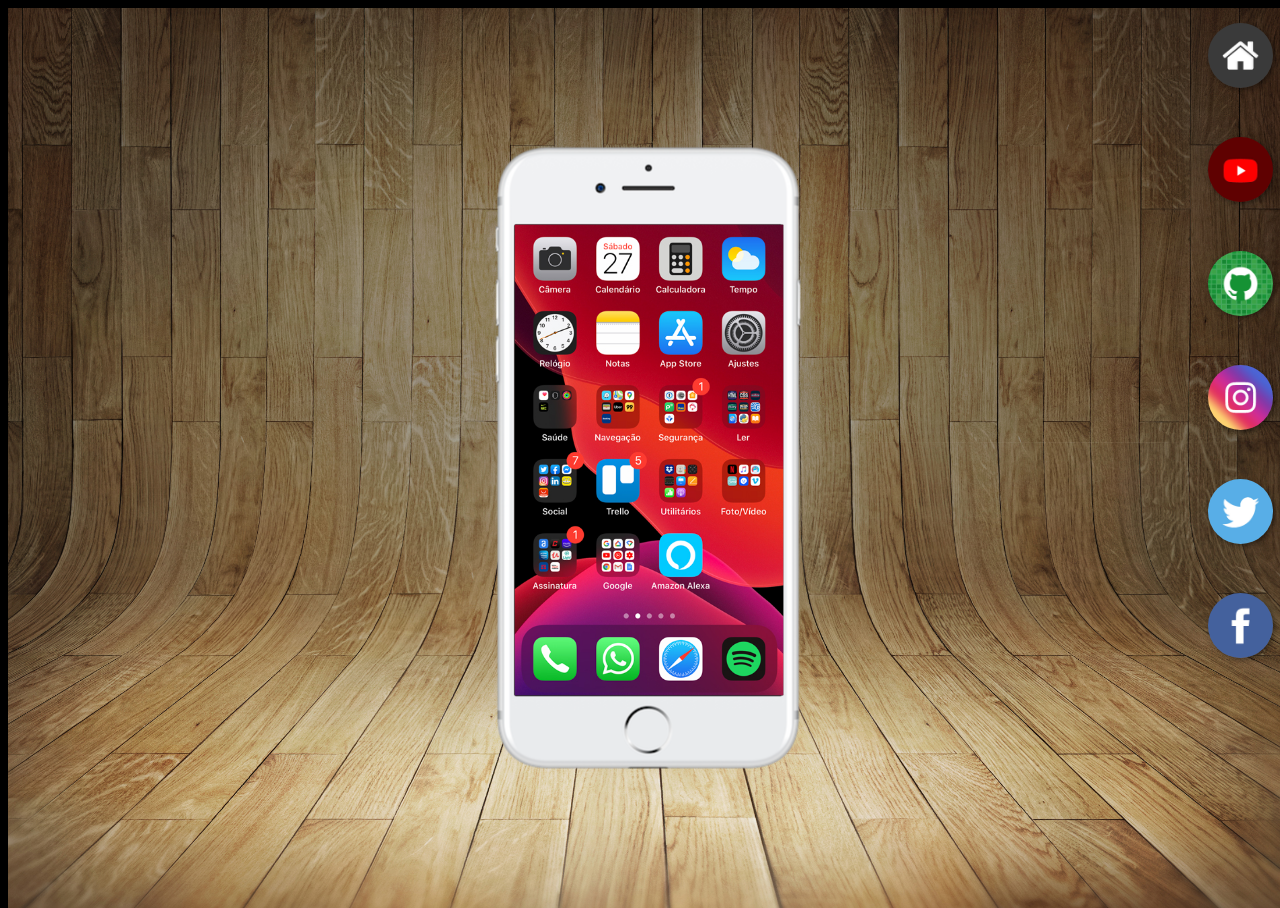
<file: index.html>
<!DOCTYPE html>
<html lang="pt-br">
<head>
    <meta charset="UTF-8">
    <meta http-equiv="X-UA-Compatible" content="IE=edge">
    <meta name="viewport" content="width=], initial-scale=1.0">
    <link rel="stylesheet" href="style.css">
    <link rel="shortcut icon" href="favicon.ico" type="image/x-icon">
    <title>Projeto Redes Sociais</title>

</head>
<body>
    <main>
        <section id="telefone">
            <iframe src="home.html" name="tela" id="tela" frameborder="0">
                Seu navegador não é compatível com isso.
            </iframe>
        </section>

        <section id="redes-sociais">
            <a href="home.html" target="tela"><img src="imagens/logo-home.jpg" alt="home"></a><br>
            <a href="youtube.html" target="tela"><img src="imagens/logo-youtube.jpg" alt="youtube"></a><br>
            <a href="github.html" target="tela"><img src="imagens/logo-github.jpg" alt="github"></a><br>
            <a href="instagram.html" target="tela"><img src="imagens/logo-instagram.jpg" alt="instagram"></a><br>
            <a href="twitter.html" target="tela"><img src="imagens/logo-twitter.jpg" alt="twitter"></a><br>
            <a href="facebook.html" target="tela"><img src="imagens/logo-facebook.jpg"facebook"></a>
        </section>

    </main>

    
</body>
</html>
</file>
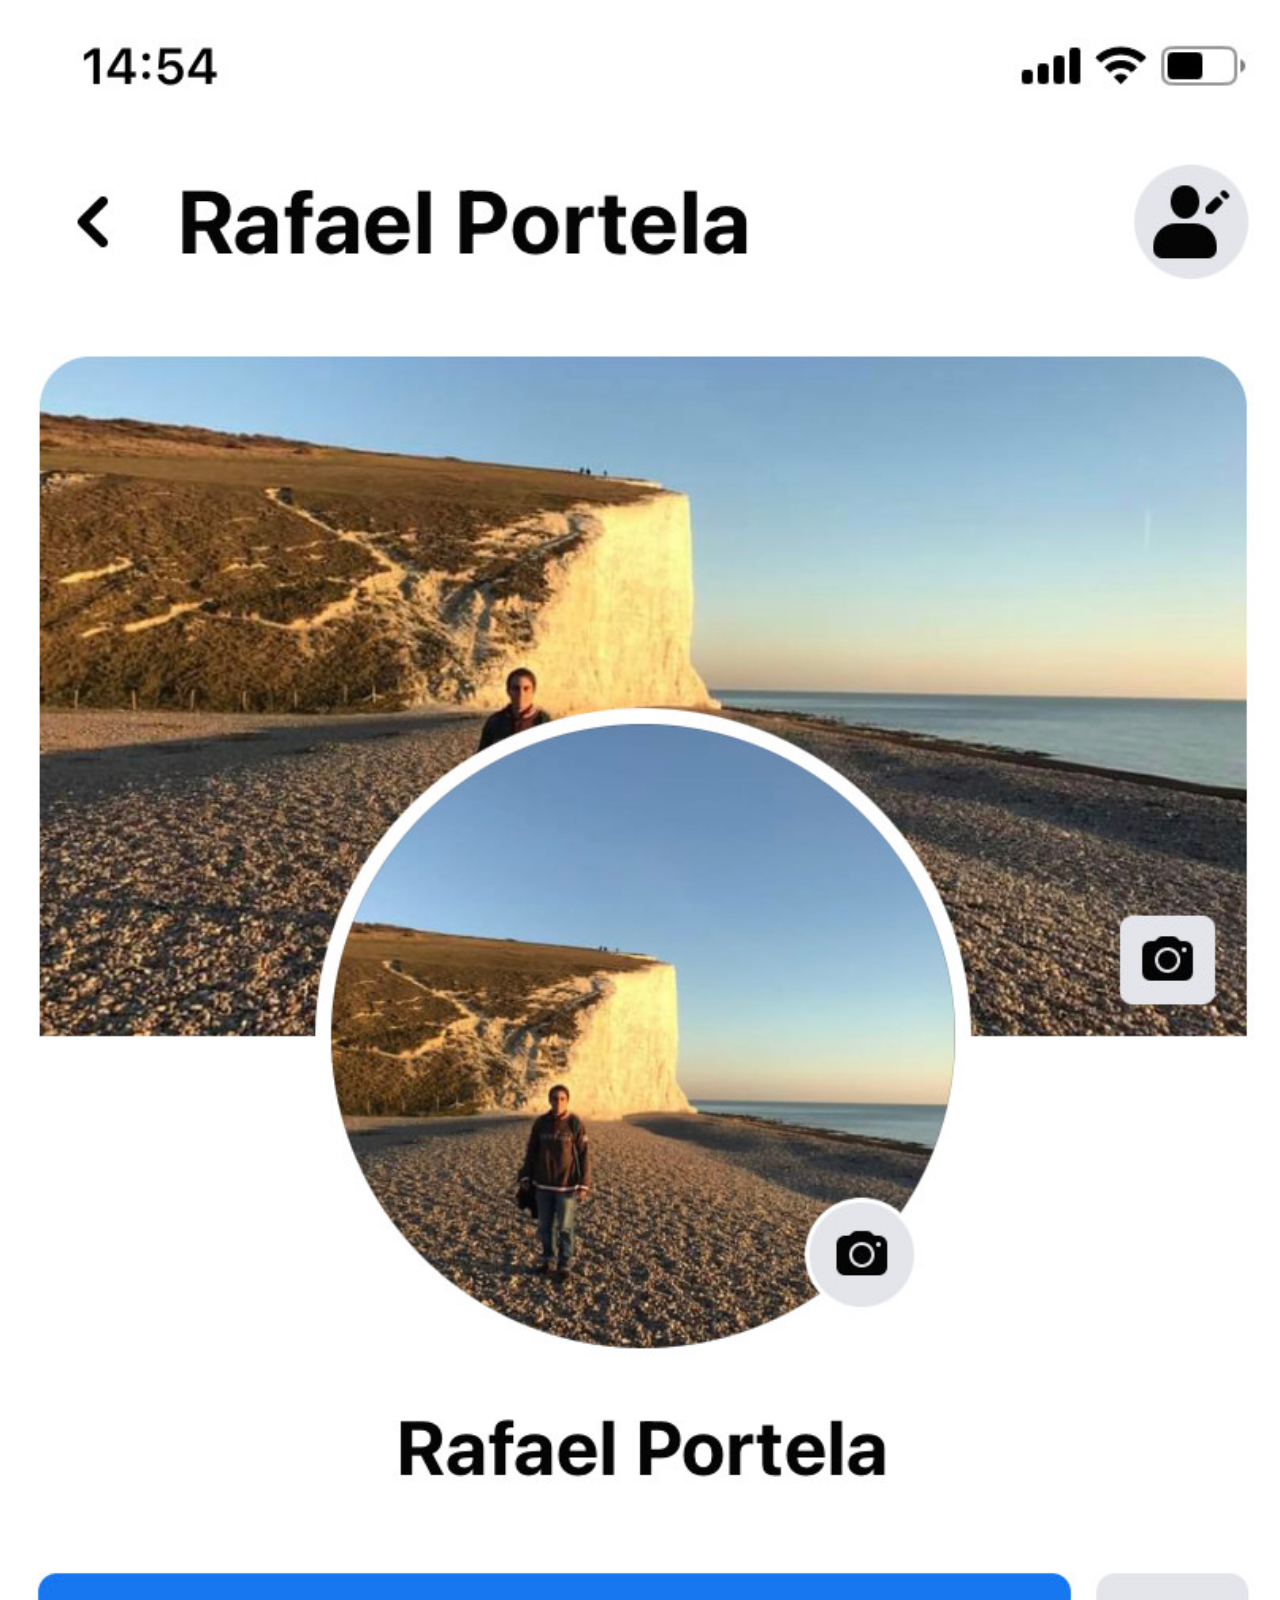
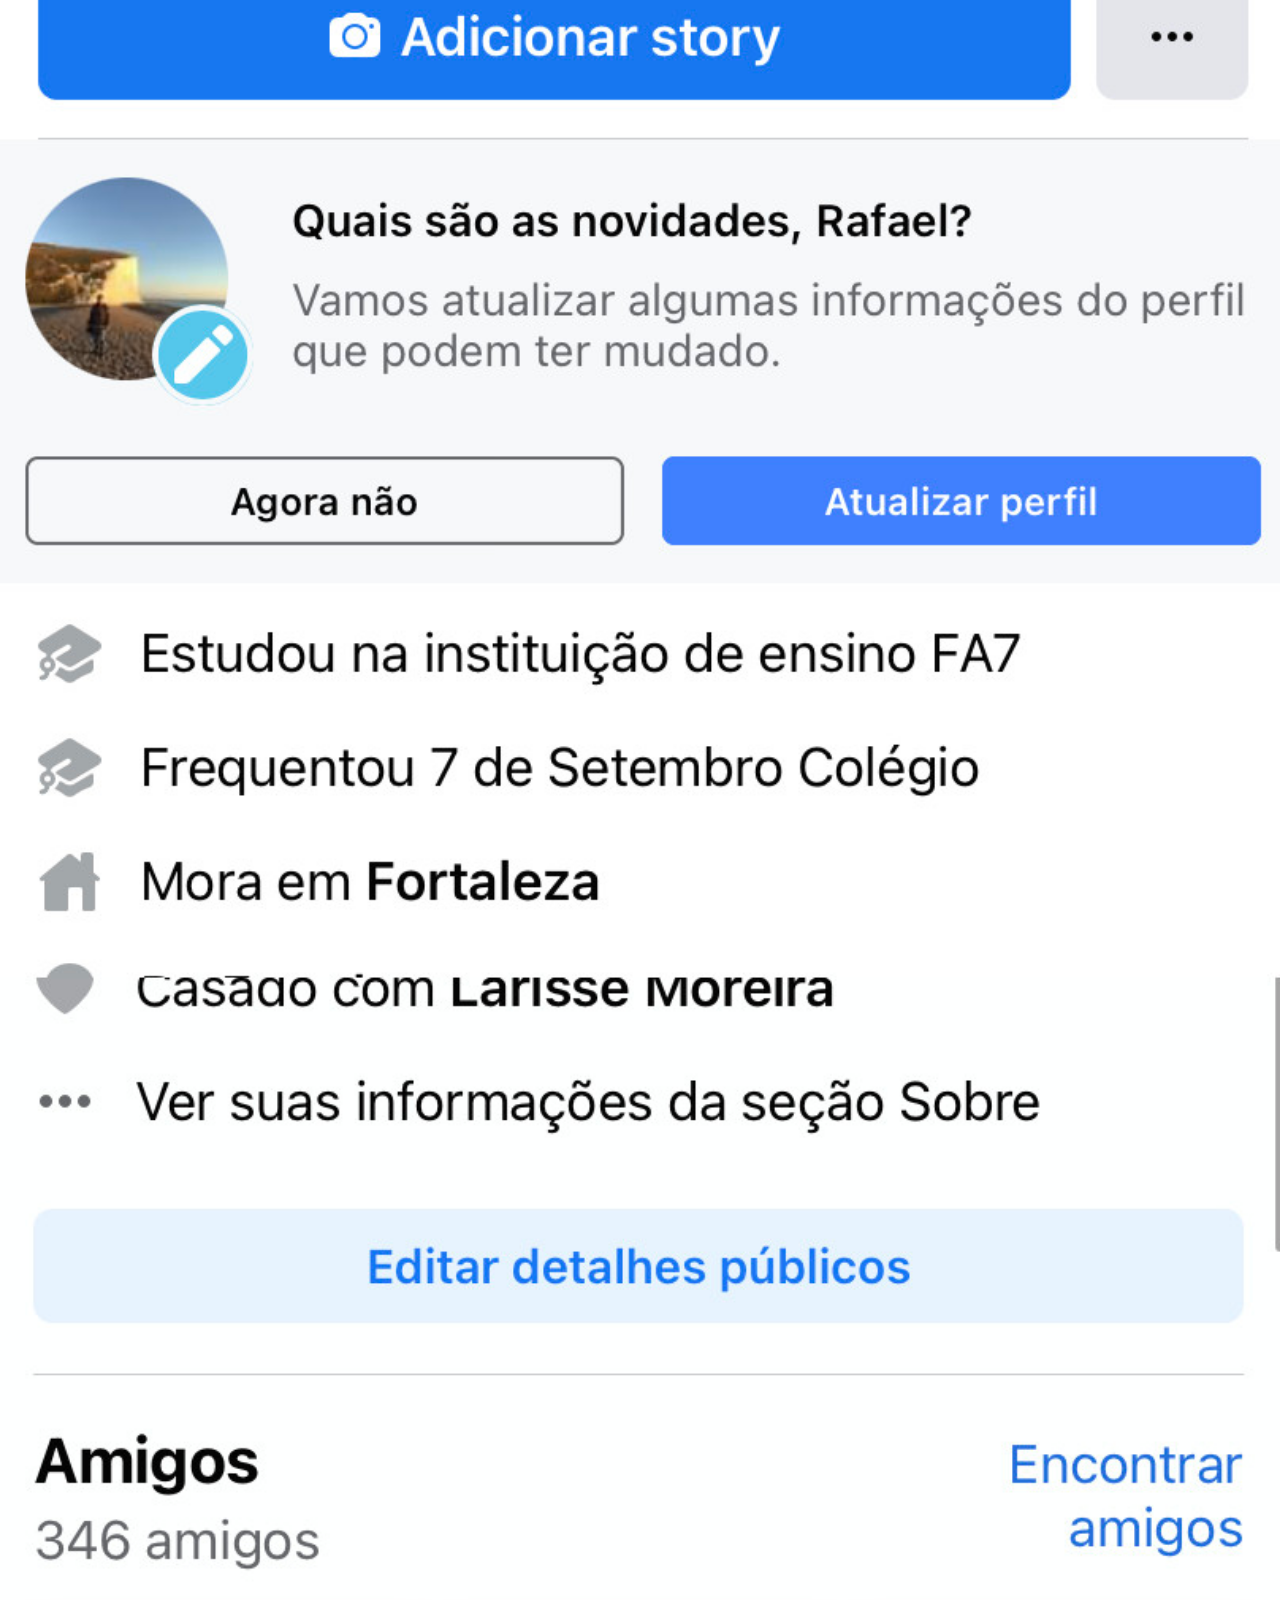
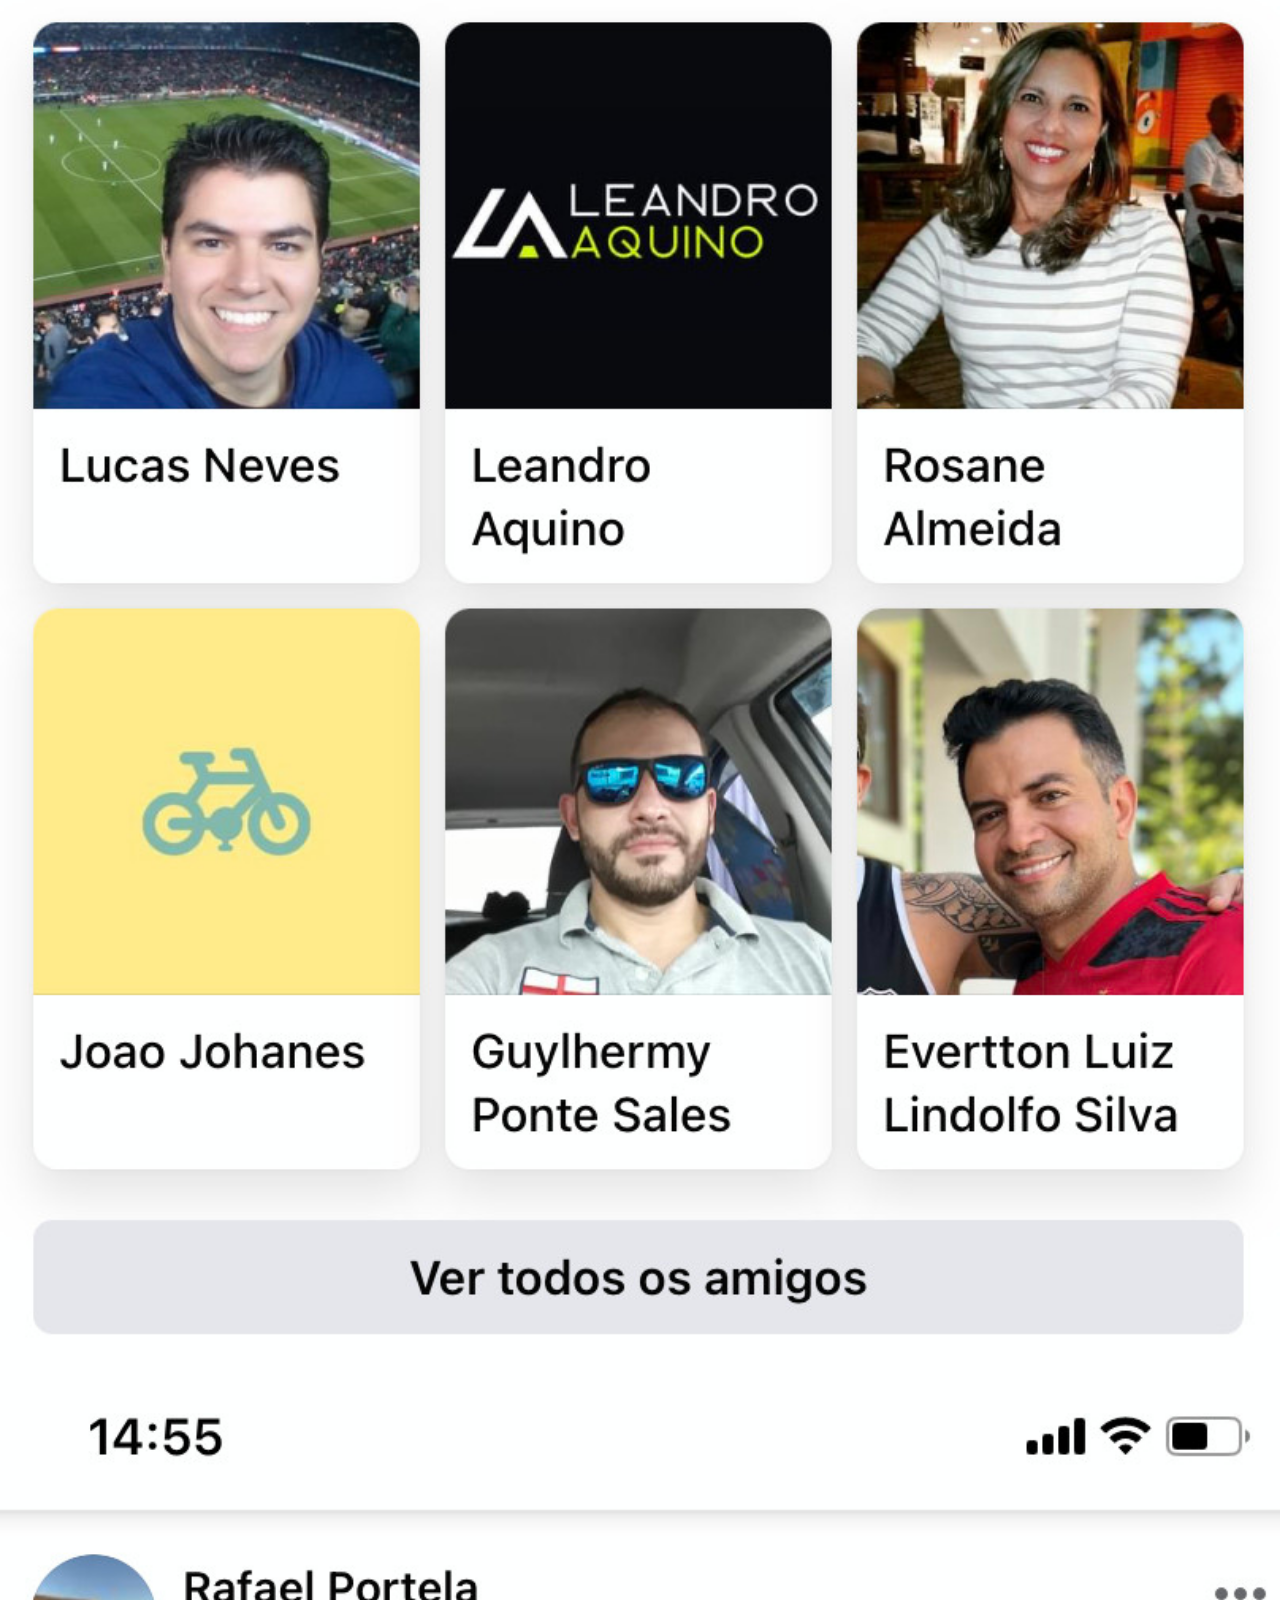
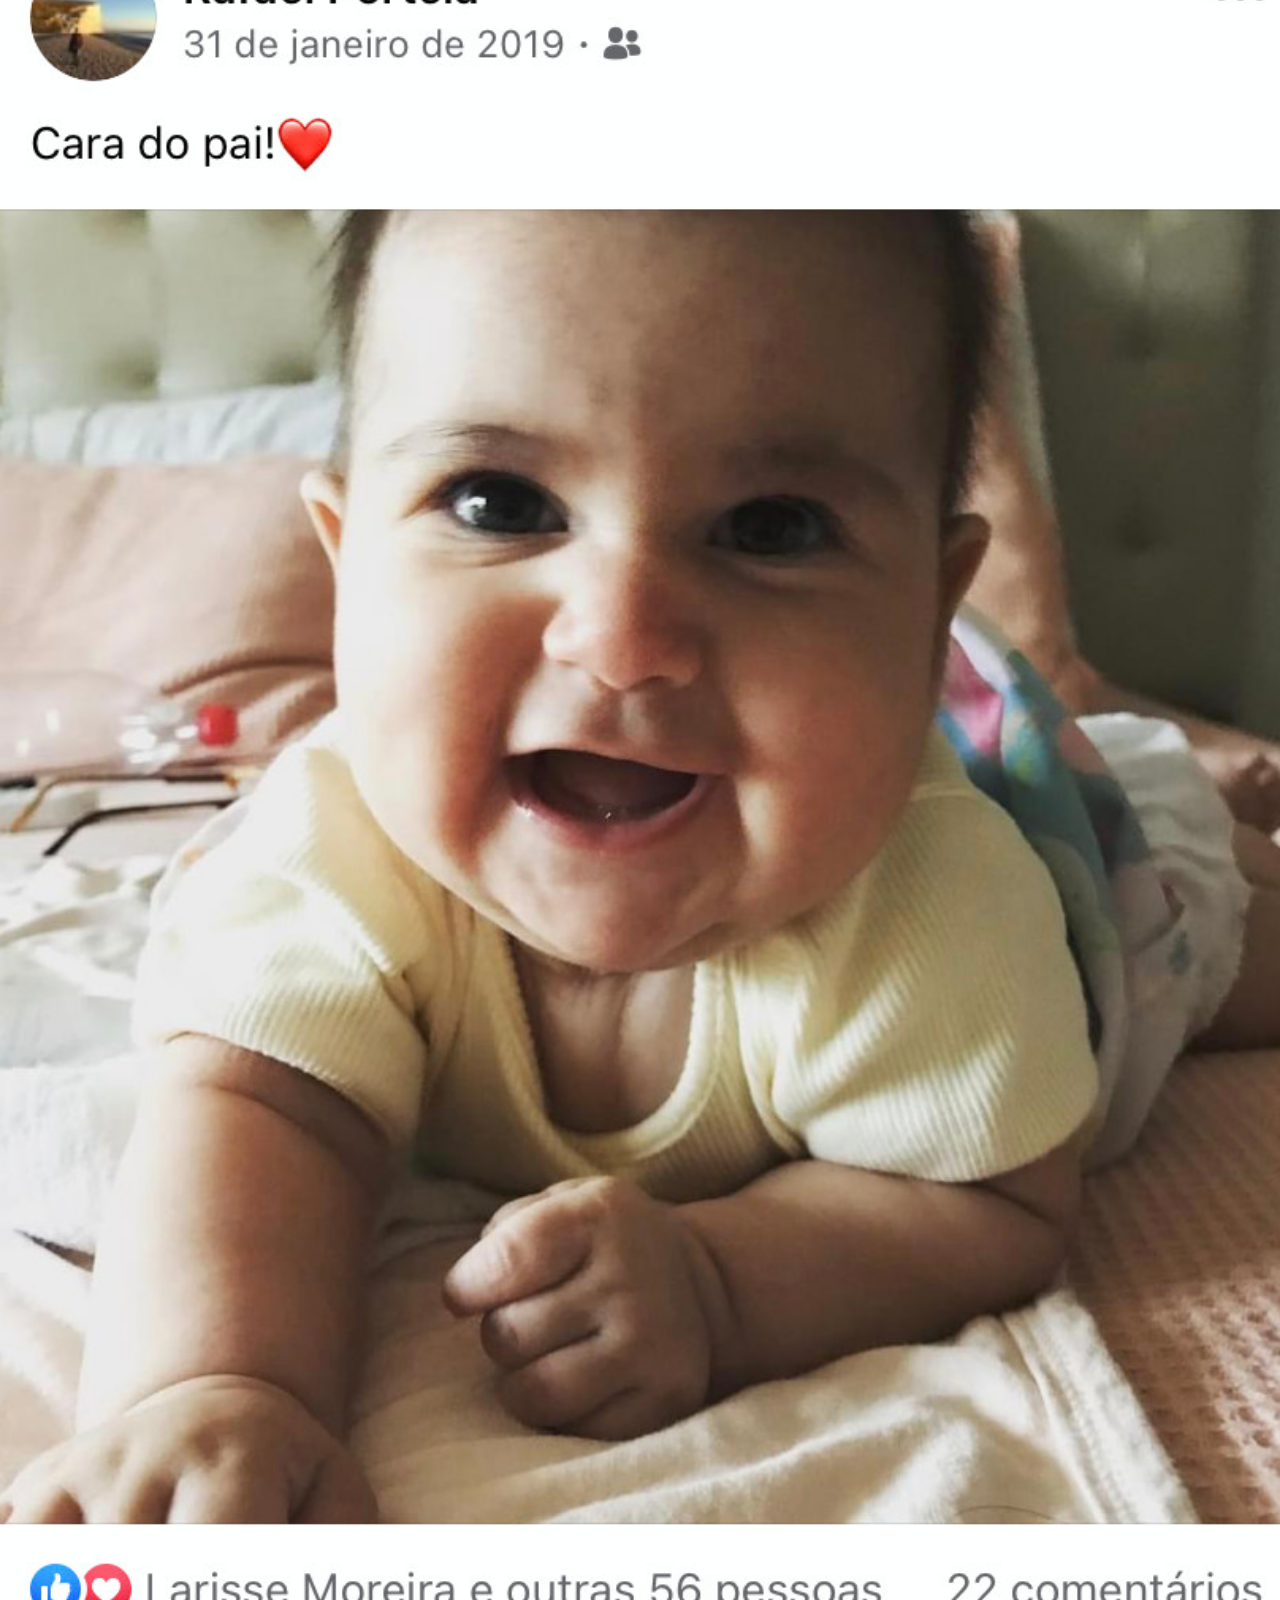
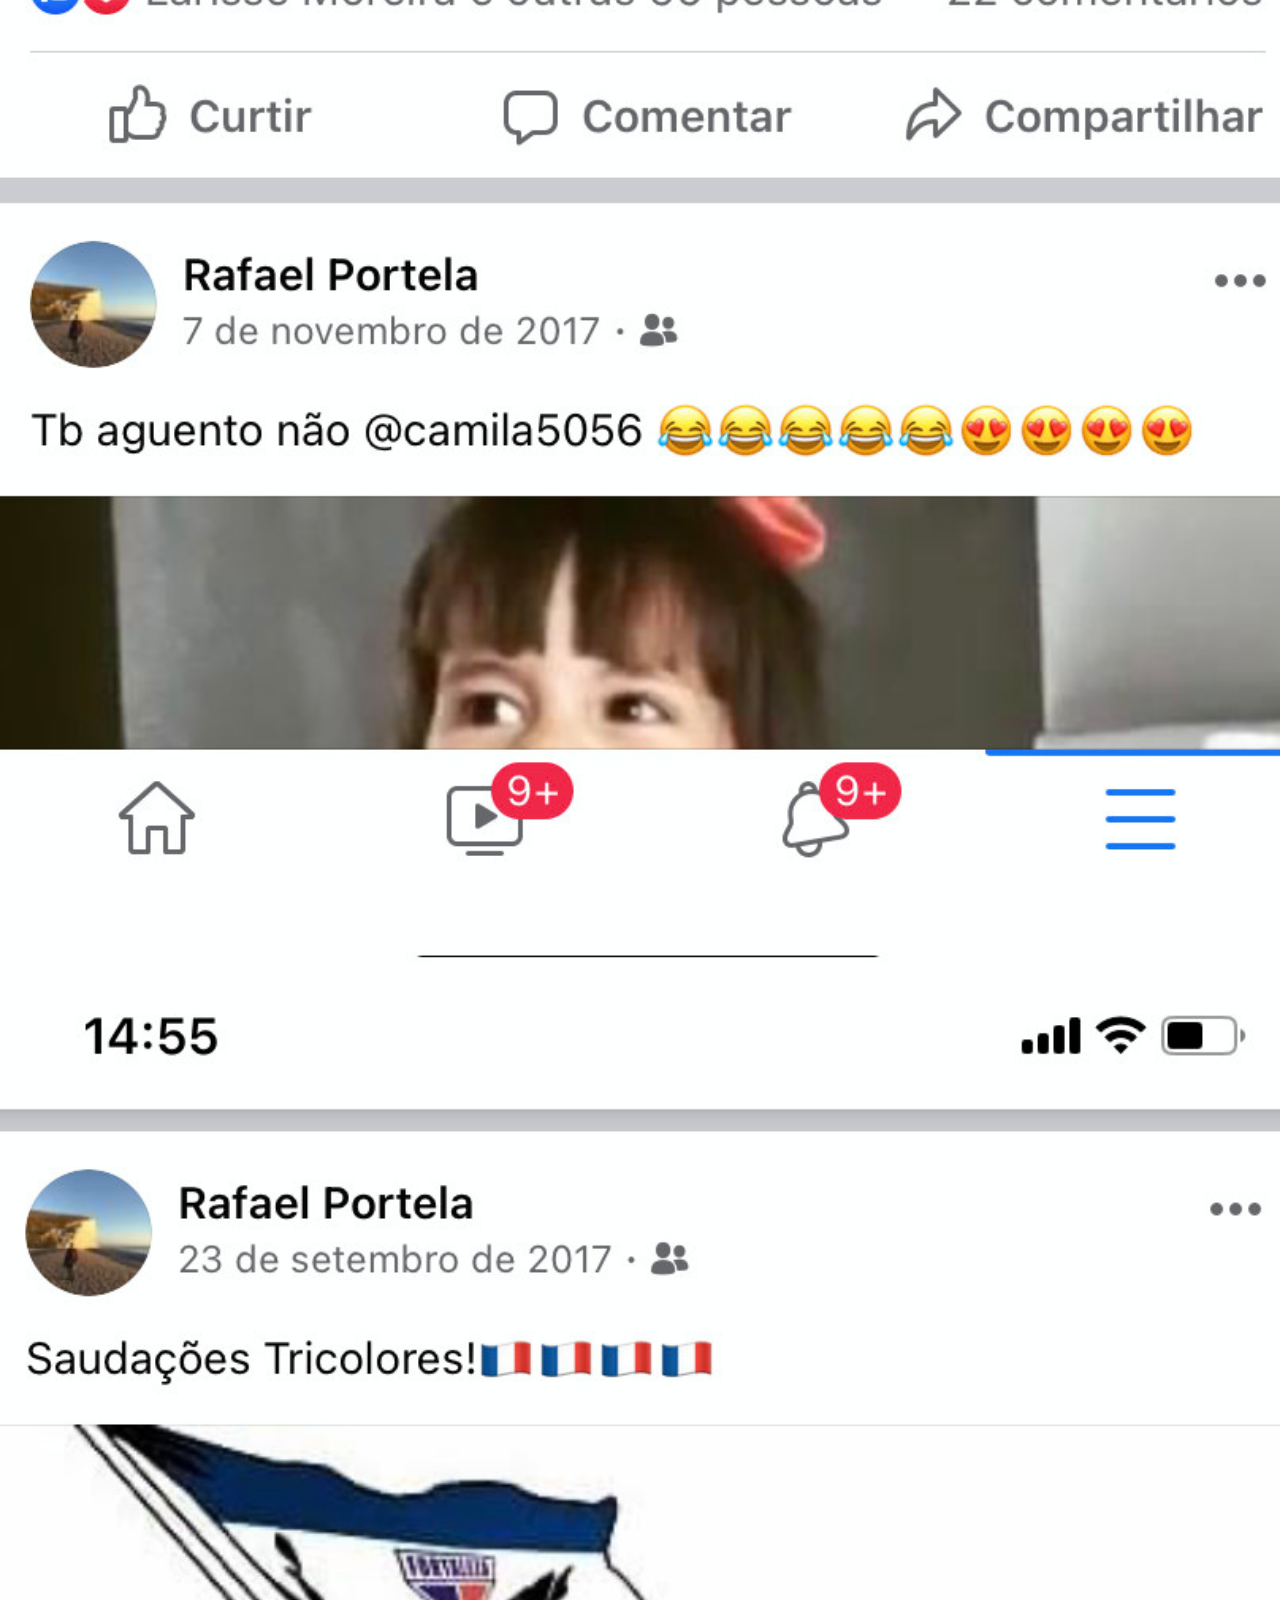
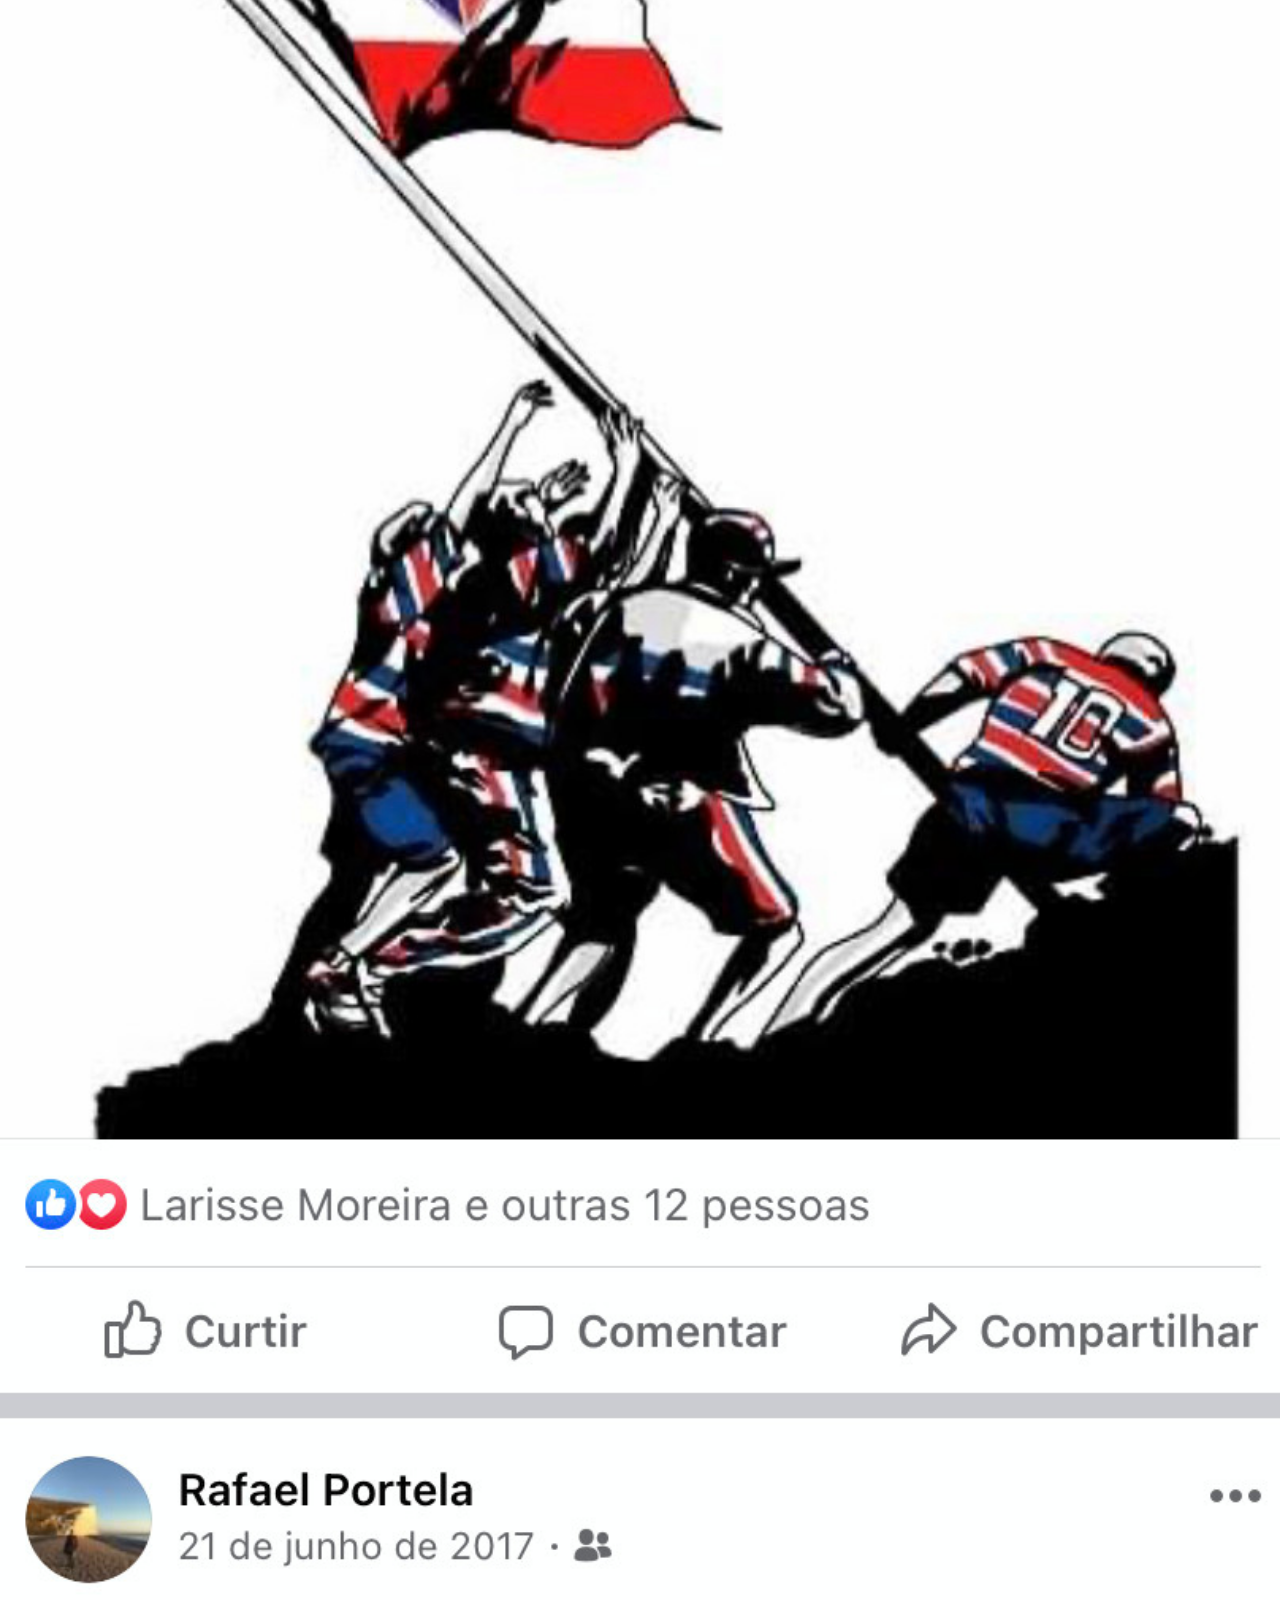
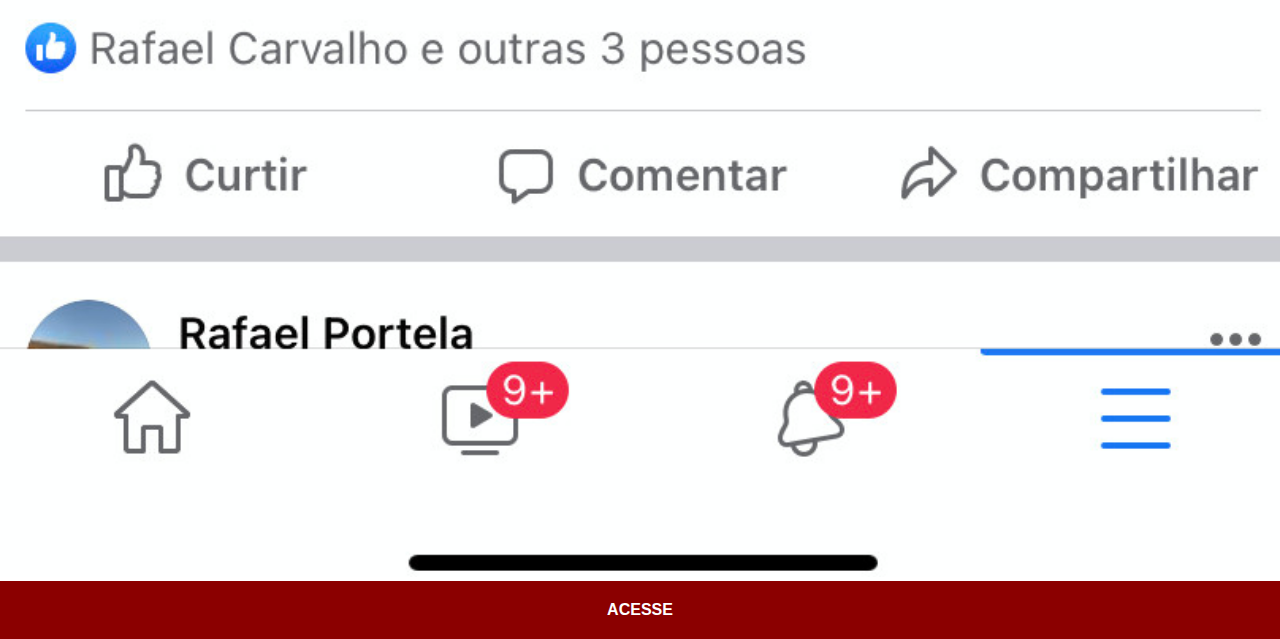
<file: facebook.html>
<!DOCTYPE html>
<html lang="pt-br">
<head>
    <meta charset="UTF-8">
    <meta http-equiv="X-UA-Compatible" content="IE=edge">
    <meta name="viewport" content="width=device-width, initial-scale=1.0">
    <link rel="stylesheet" href="social.css">
    <title>Facebook</title>
</head>
<body>
    <img src="imagens/portela/tela_face_final.jpg" alt="tela_facebook">
    <a href="https://www.facebook.com/rafael.portela.58/" target="_blank">ACESSE</a>
</body>
</html>
</file>
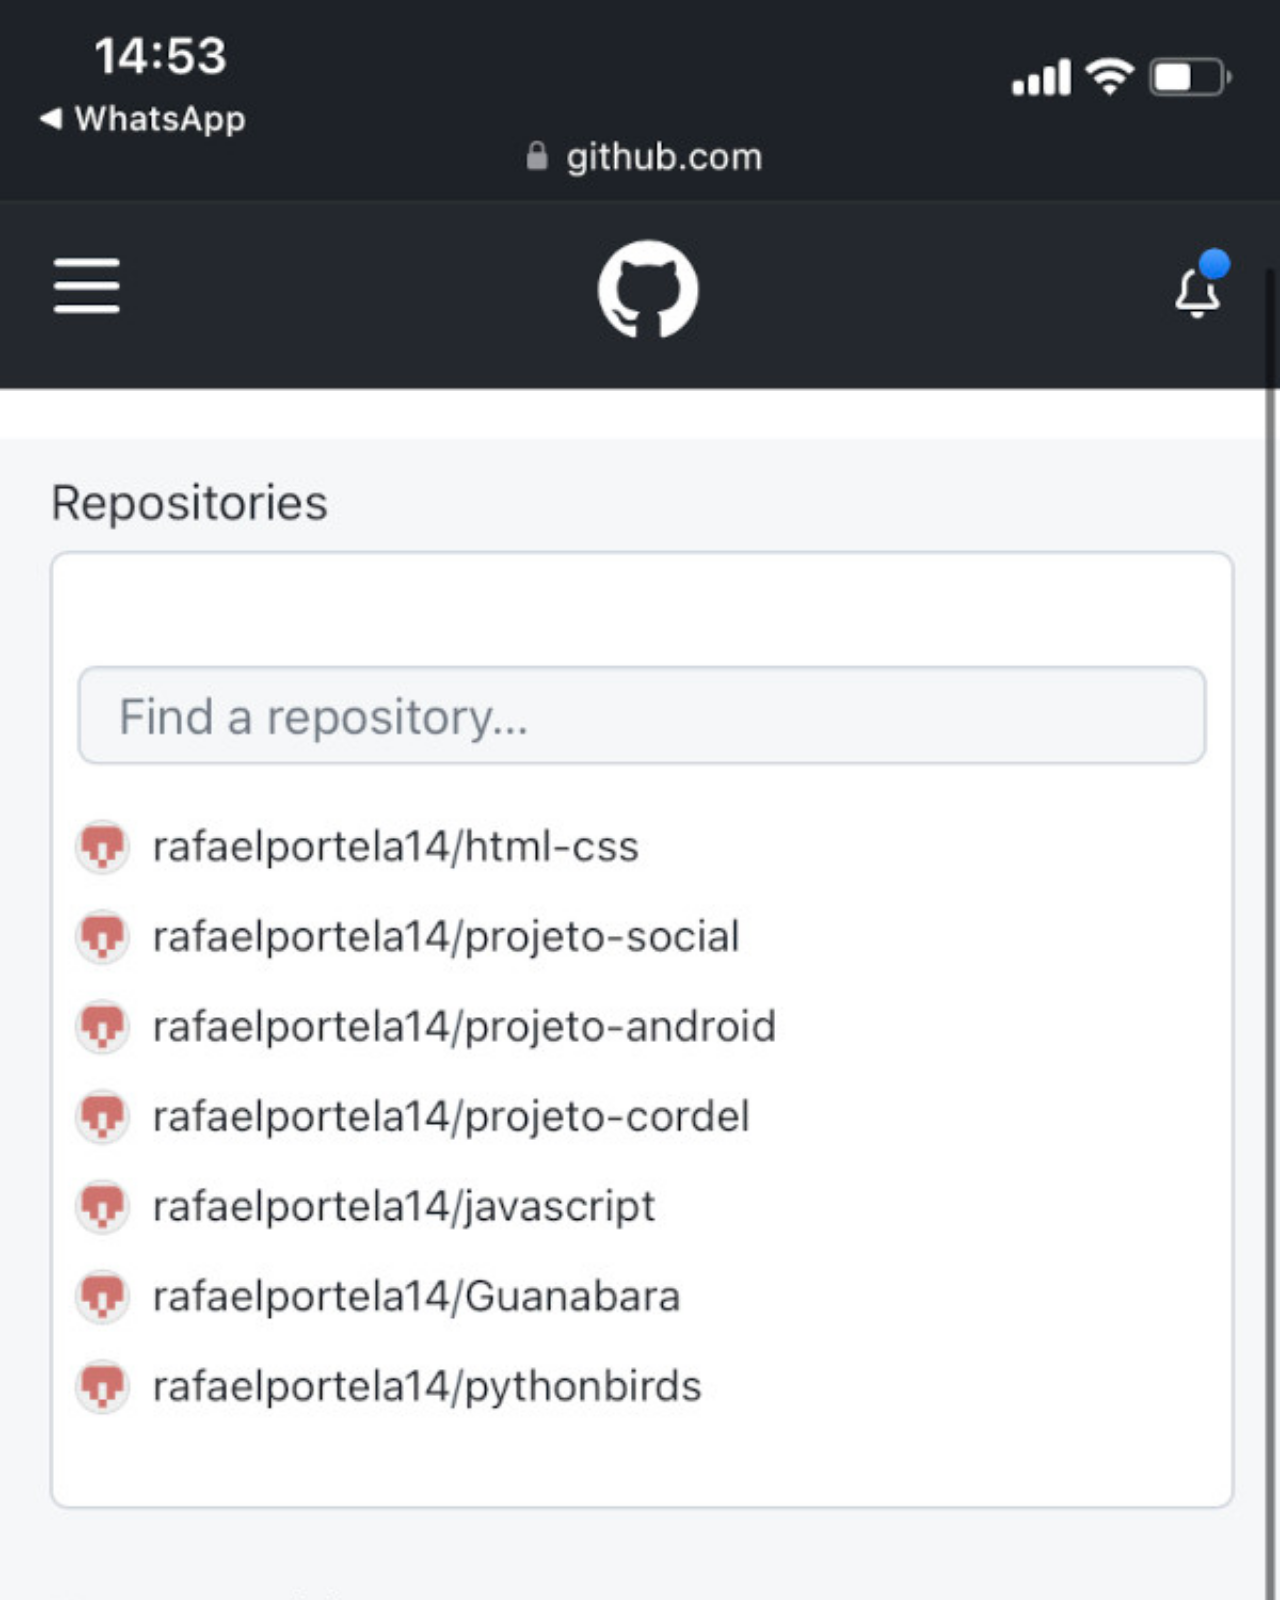
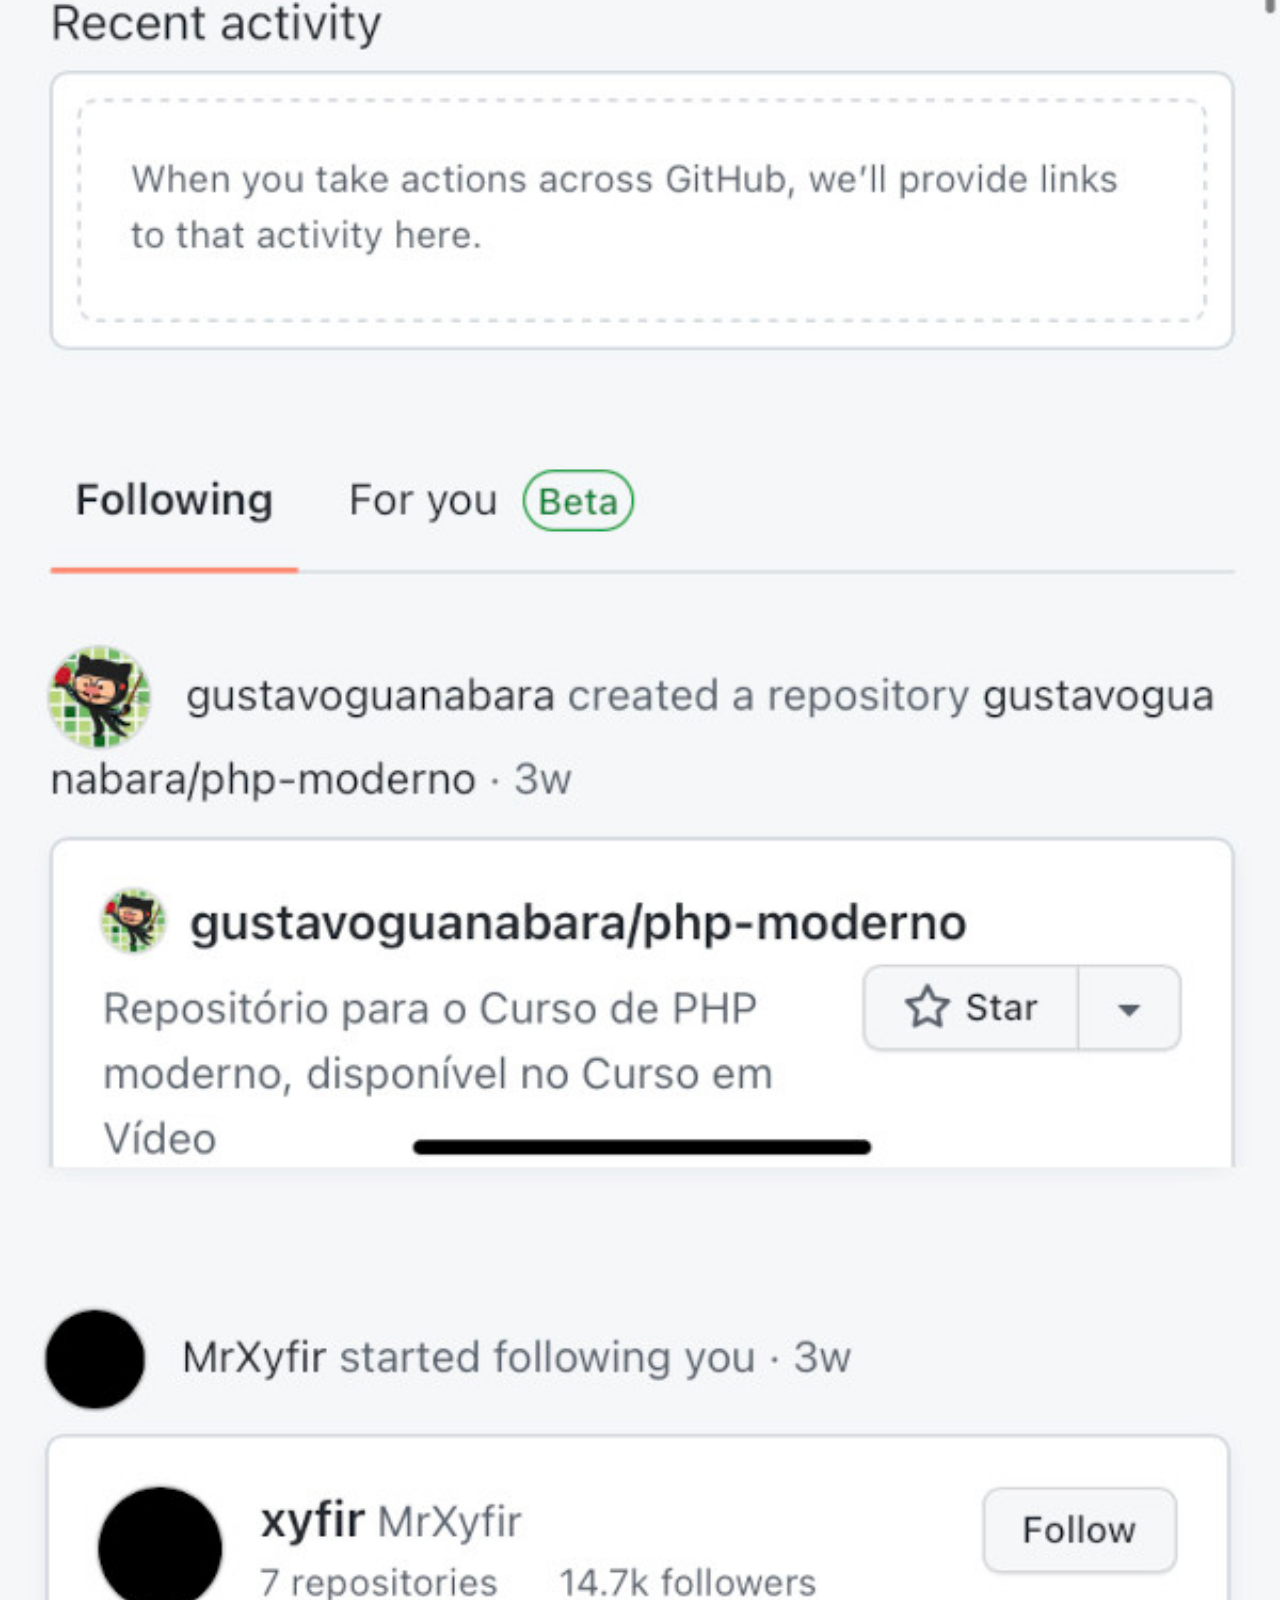
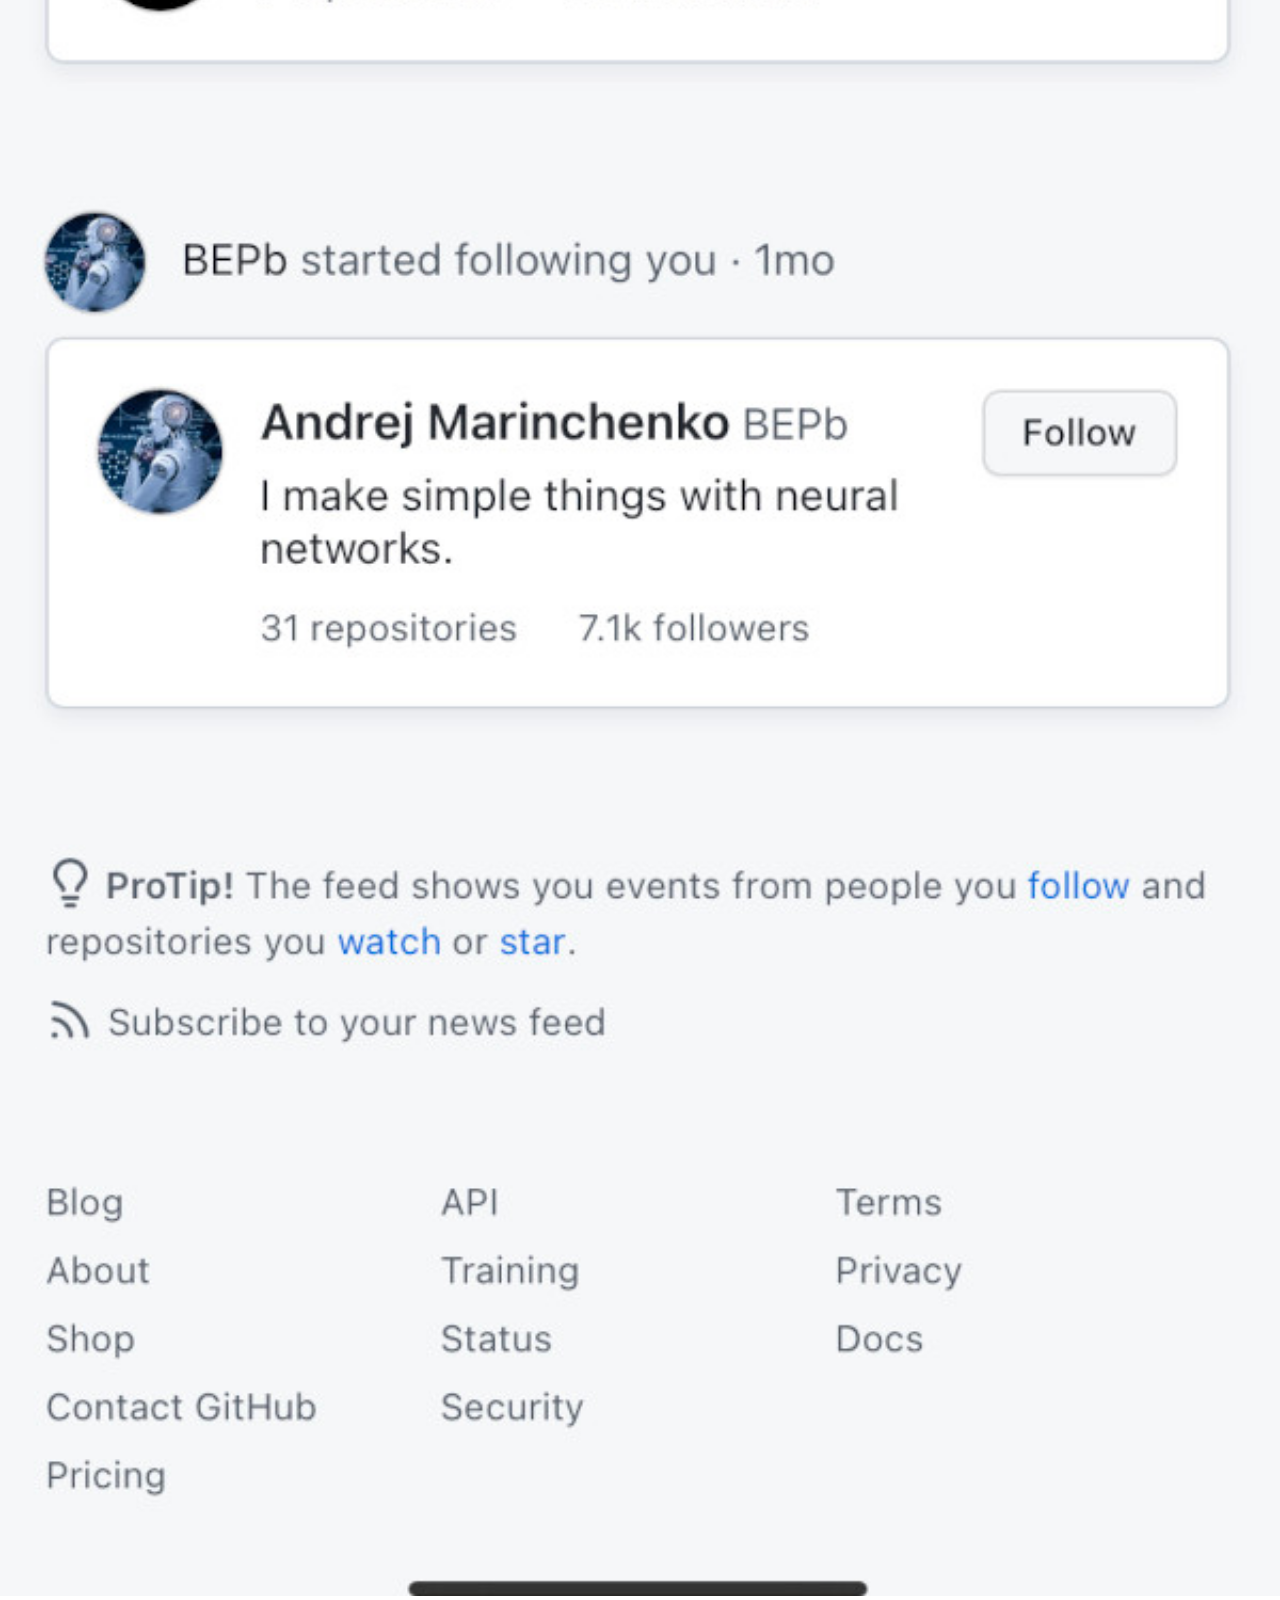
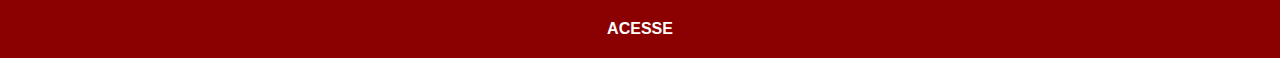
<file: github.html>
<!DOCTYPE html>
<html lang="en">
<head>
    <meta charset="UTF-8">
    <meta http-equiv="X-UA-Compatible" content="IE=edge">
    <meta name="viewport" content="width=device-width, initial-scale=1.0">
    <link rel="stylesheet" href="social.css">
    <title>github</title>
</head>
<body>
    <img src="imagens/portela/tela_git_final.jpg" alt="tela_github">
    <a href="https://github.com/rafaelportela14" target="_blank">ACESSE</a>
</body>
</html>
</file>
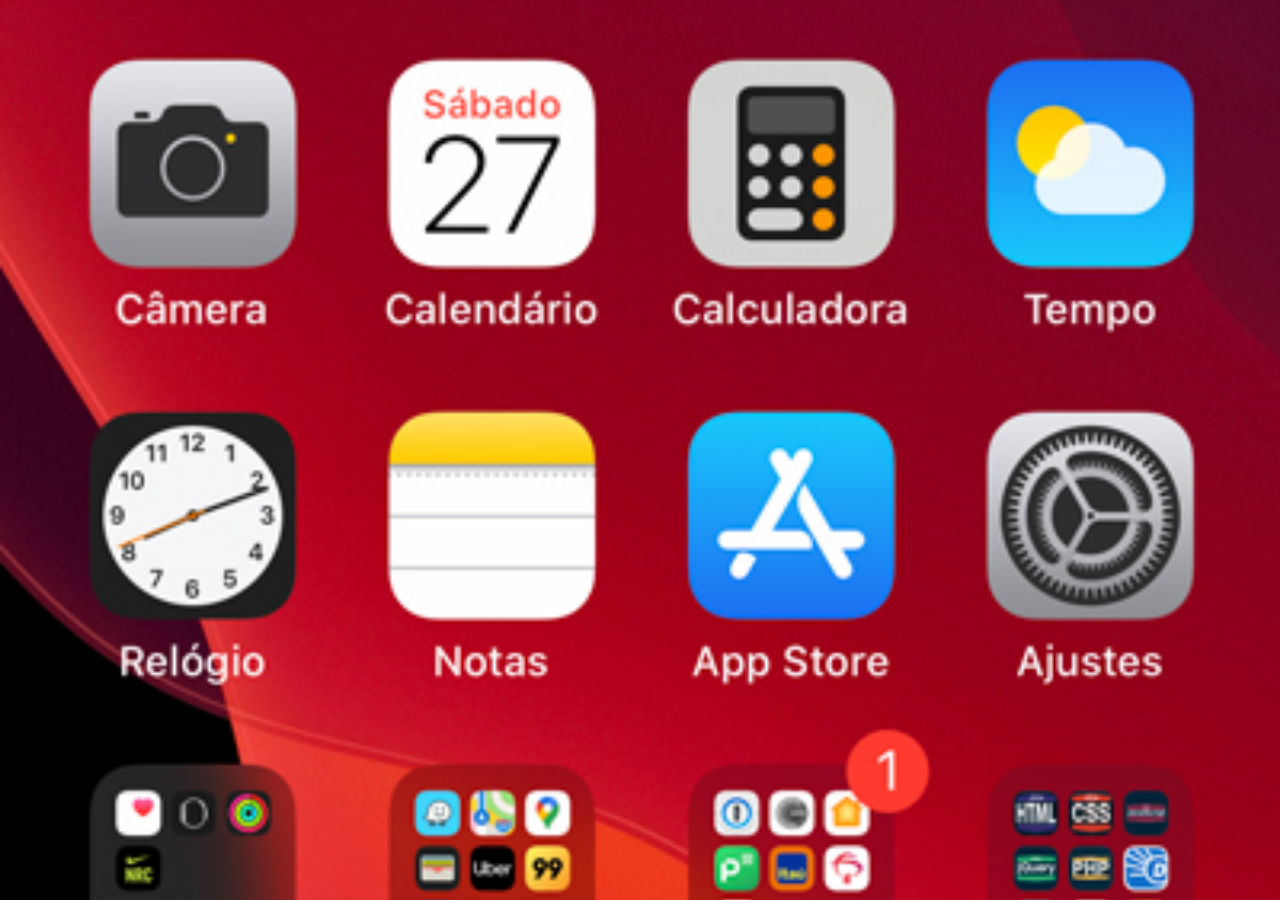
<file: home.html>
<!DOCTYPE html>
<html lang="pt-br">
<head>
    <meta charset="UTF-8">
    <meta http-equiv="X-UA-Compatible" content="IE=edge">
    <meta name="viewport" content="width=device-width, initial-scale=1.0">
    <title>Home</title>
</head>
<style>
    * {
        margin: 0px;
        padding: 0px
    }

    body {
        width: 100vw;
        height: 100vh;
        background: black url('imagens/tela-home.jpg') no-repeat top center;
        background-size: cover;
    }
    
</style>

<body>
    
</body>
</html>
</file>
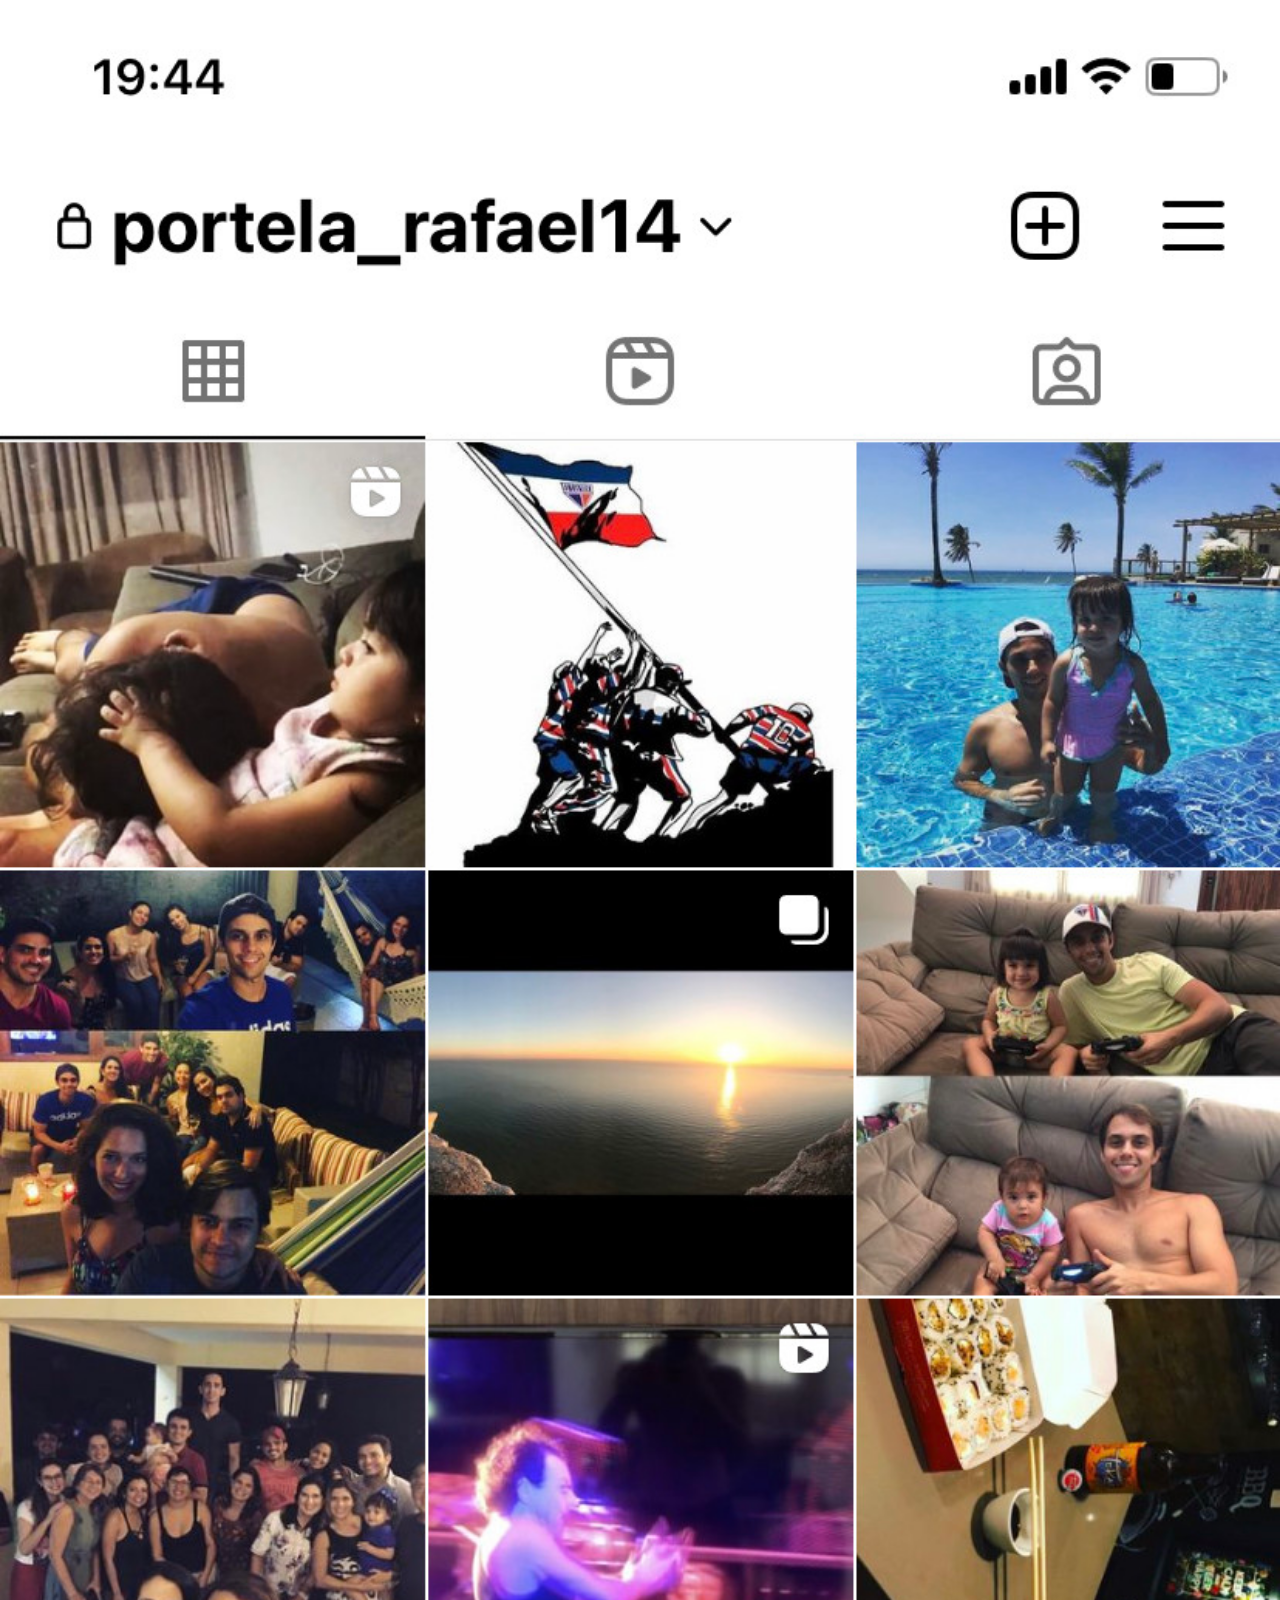
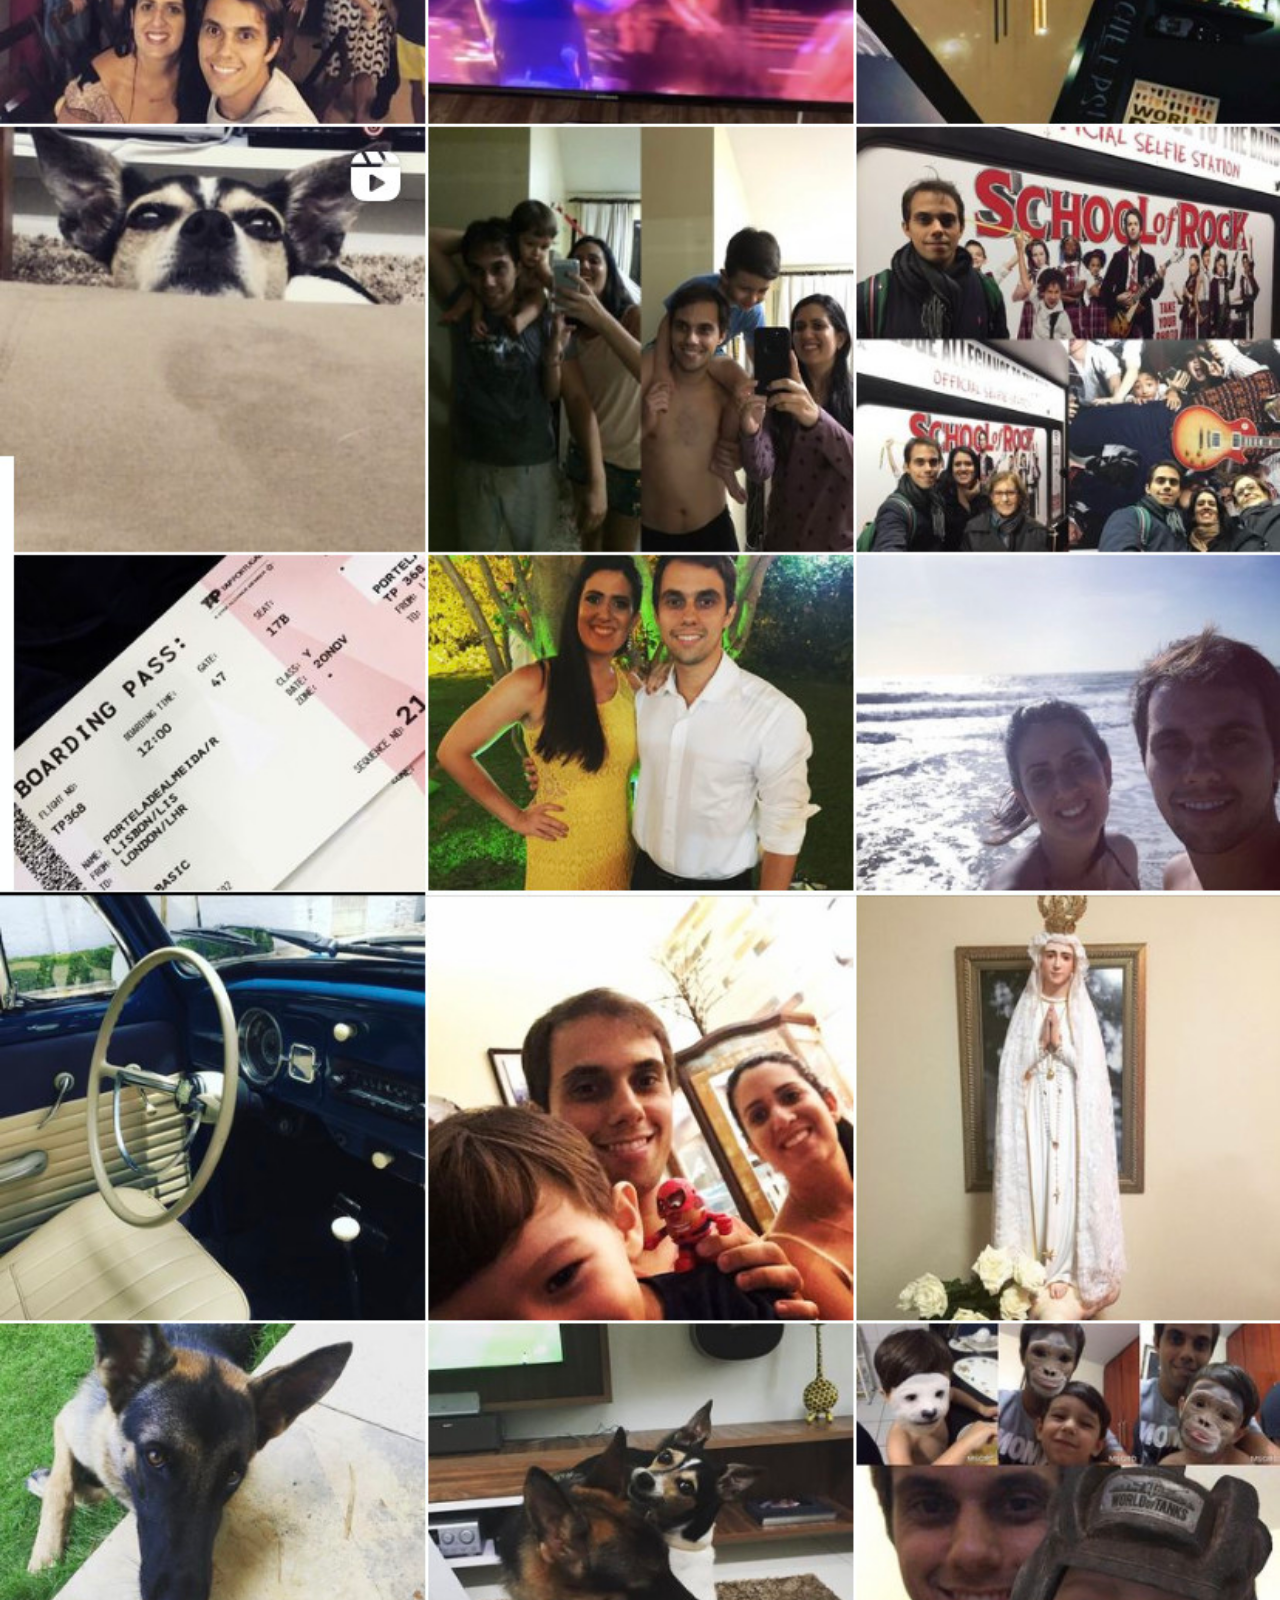
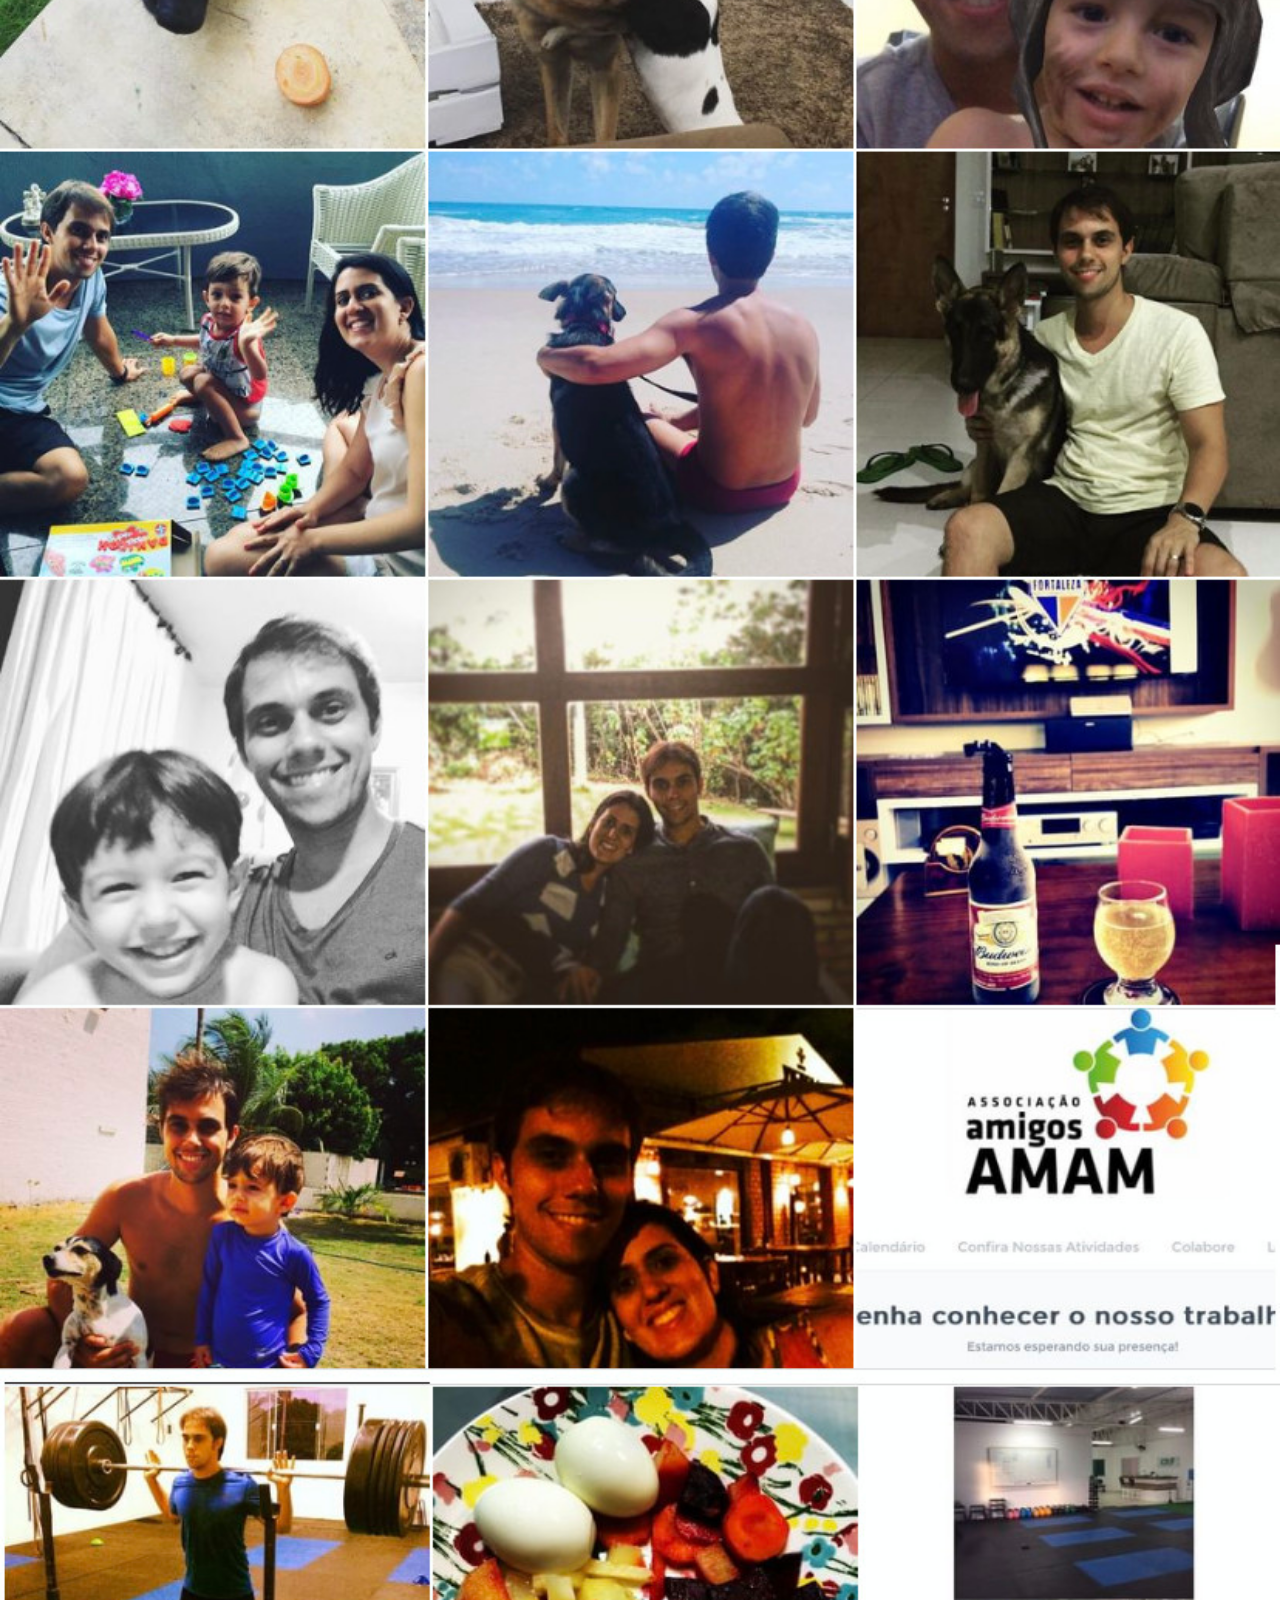
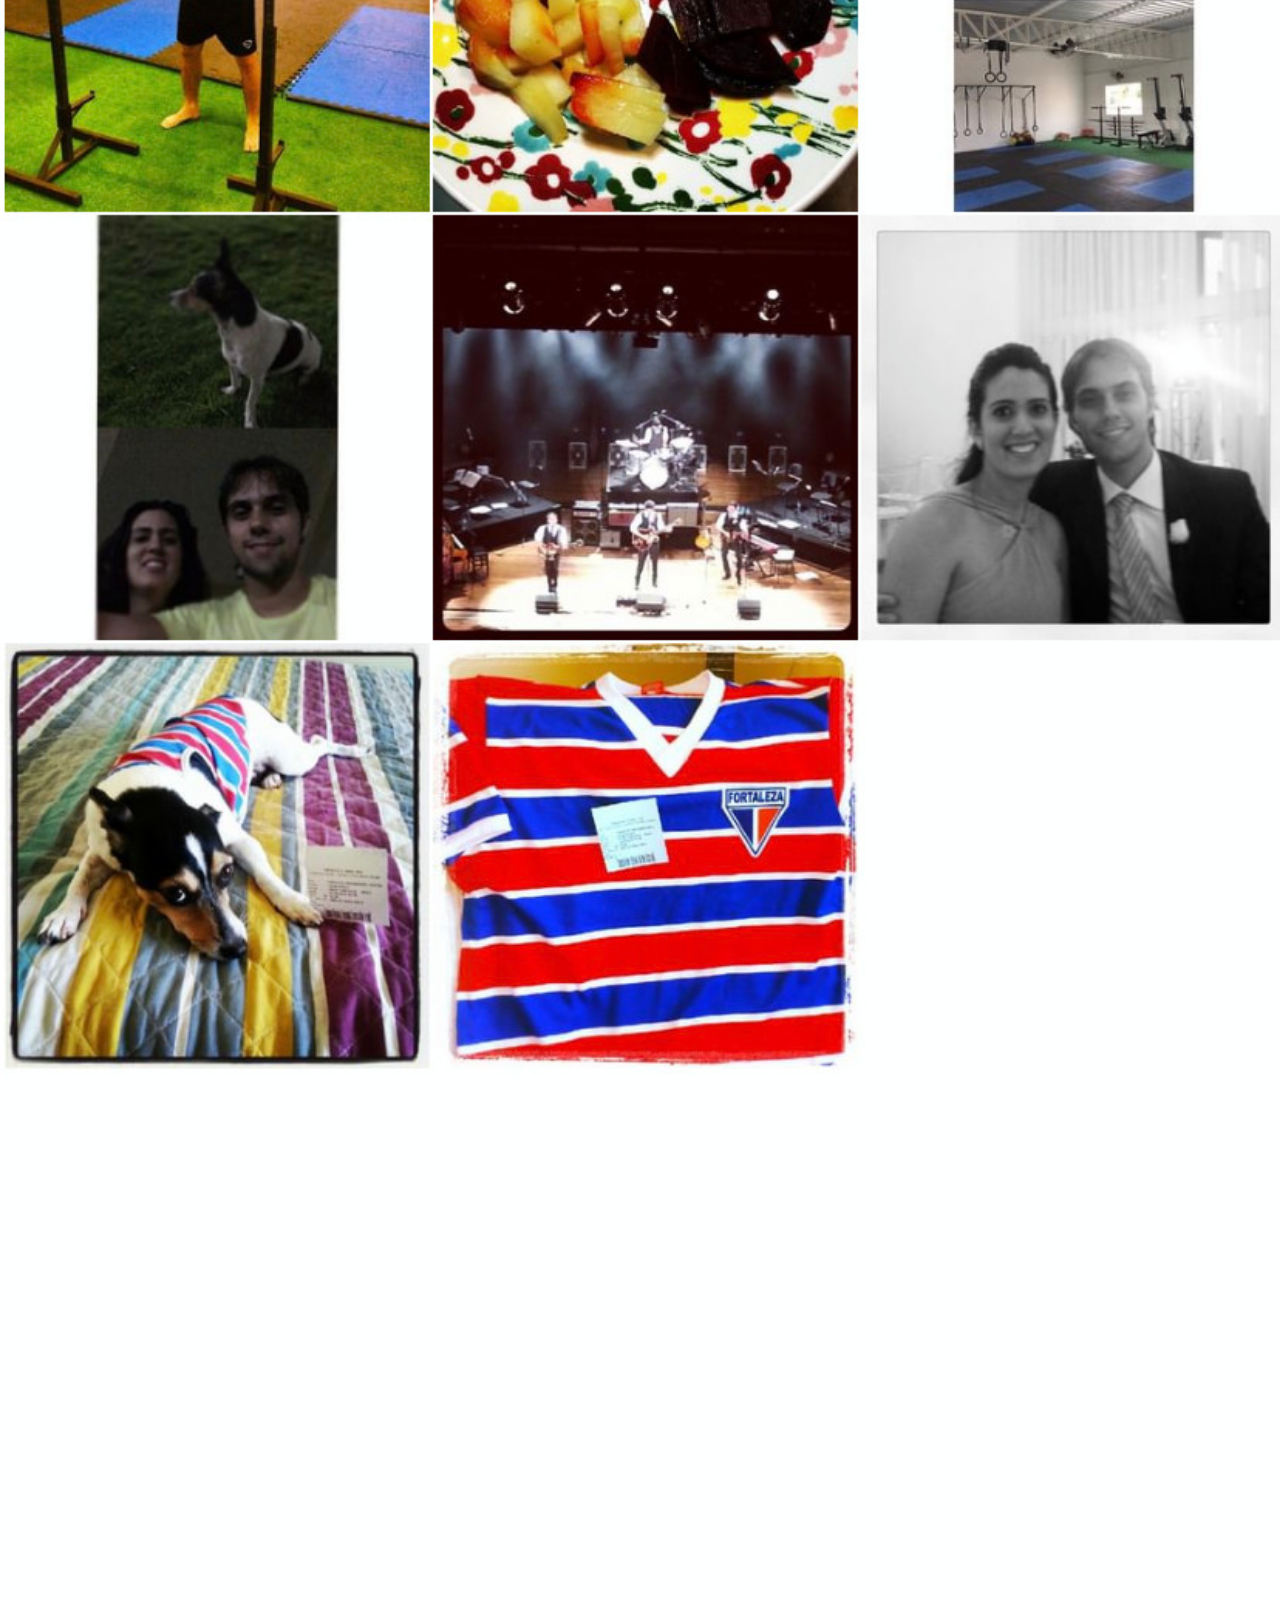
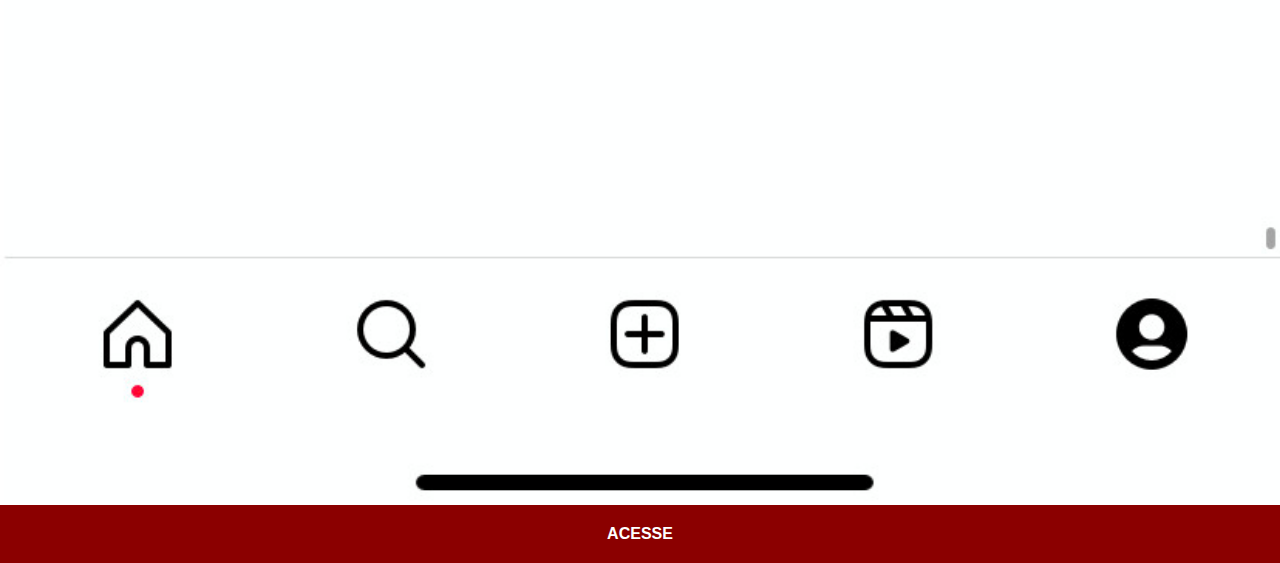
<file: instagram.html>
<!DOCTYPE html>
<html lang="pt-br">
<head>
    <meta charset="UTF-8">
    <meta http-equiv="X-UA-Compatible" content="IE=edge">
    <meta name="viewport" content="width=device-width, initial-scale=1.0">
    <link rel="stylesheet" href="social.css">
    <title>Instagram</title>
</head>
<body>
    <img src="imagens/portela/tela_insta_final.jpg" alt="tela_instagram">
    <a href="https://www.instagram.com/portela_rafael14/" target="_blank">ACESSE</a>
</body>
</html>
</file>
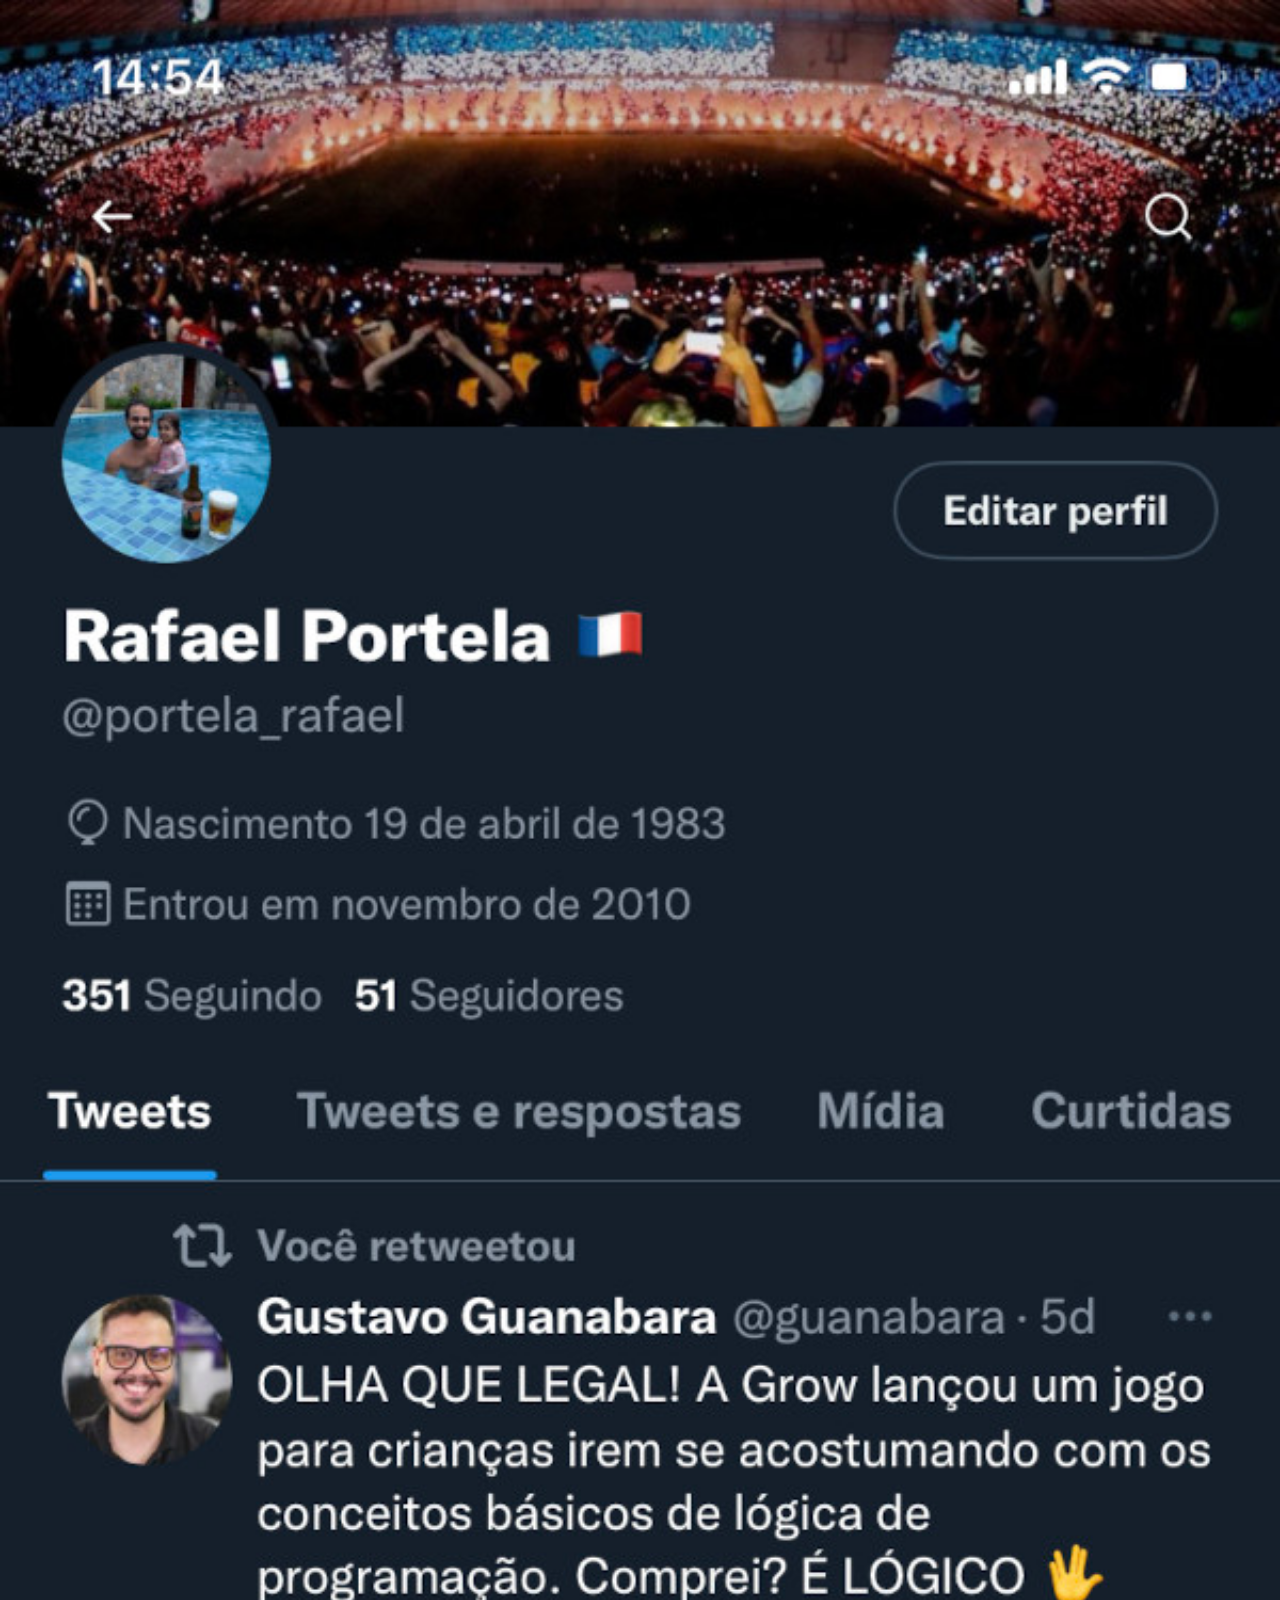
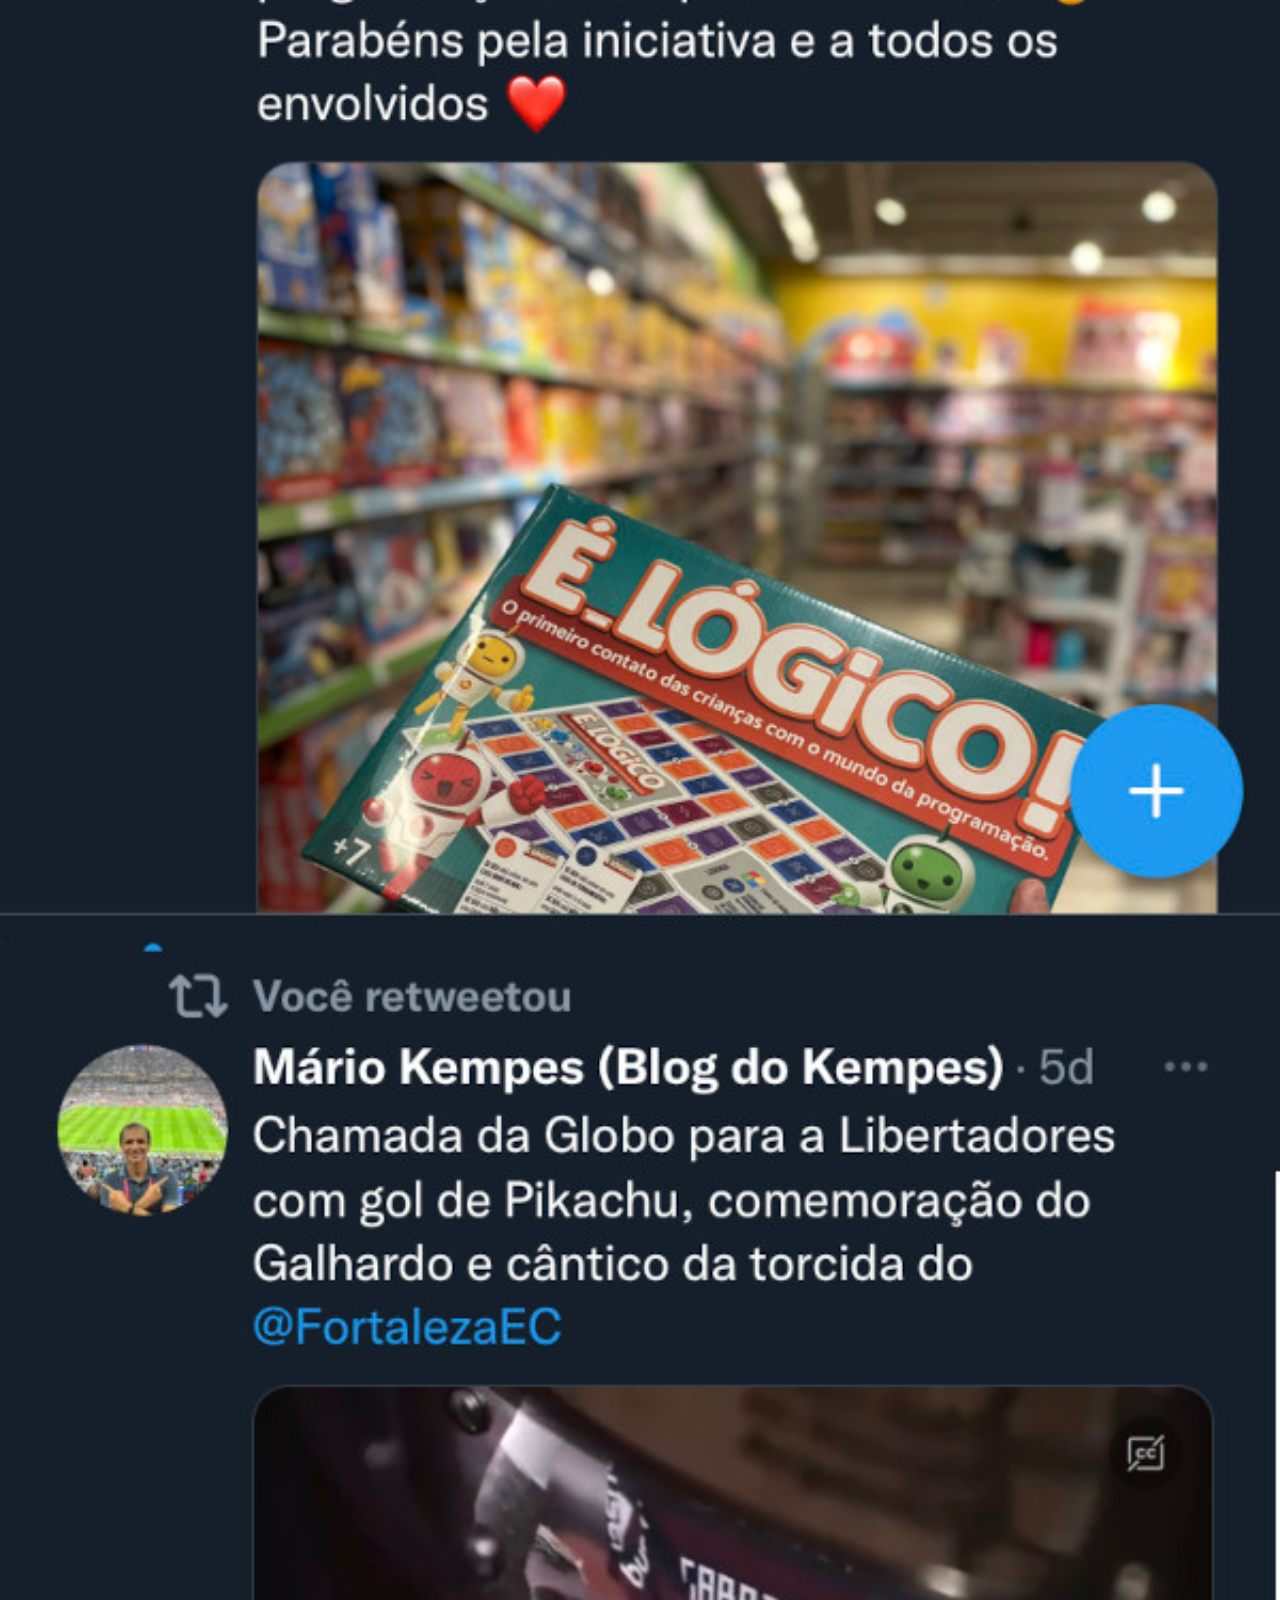
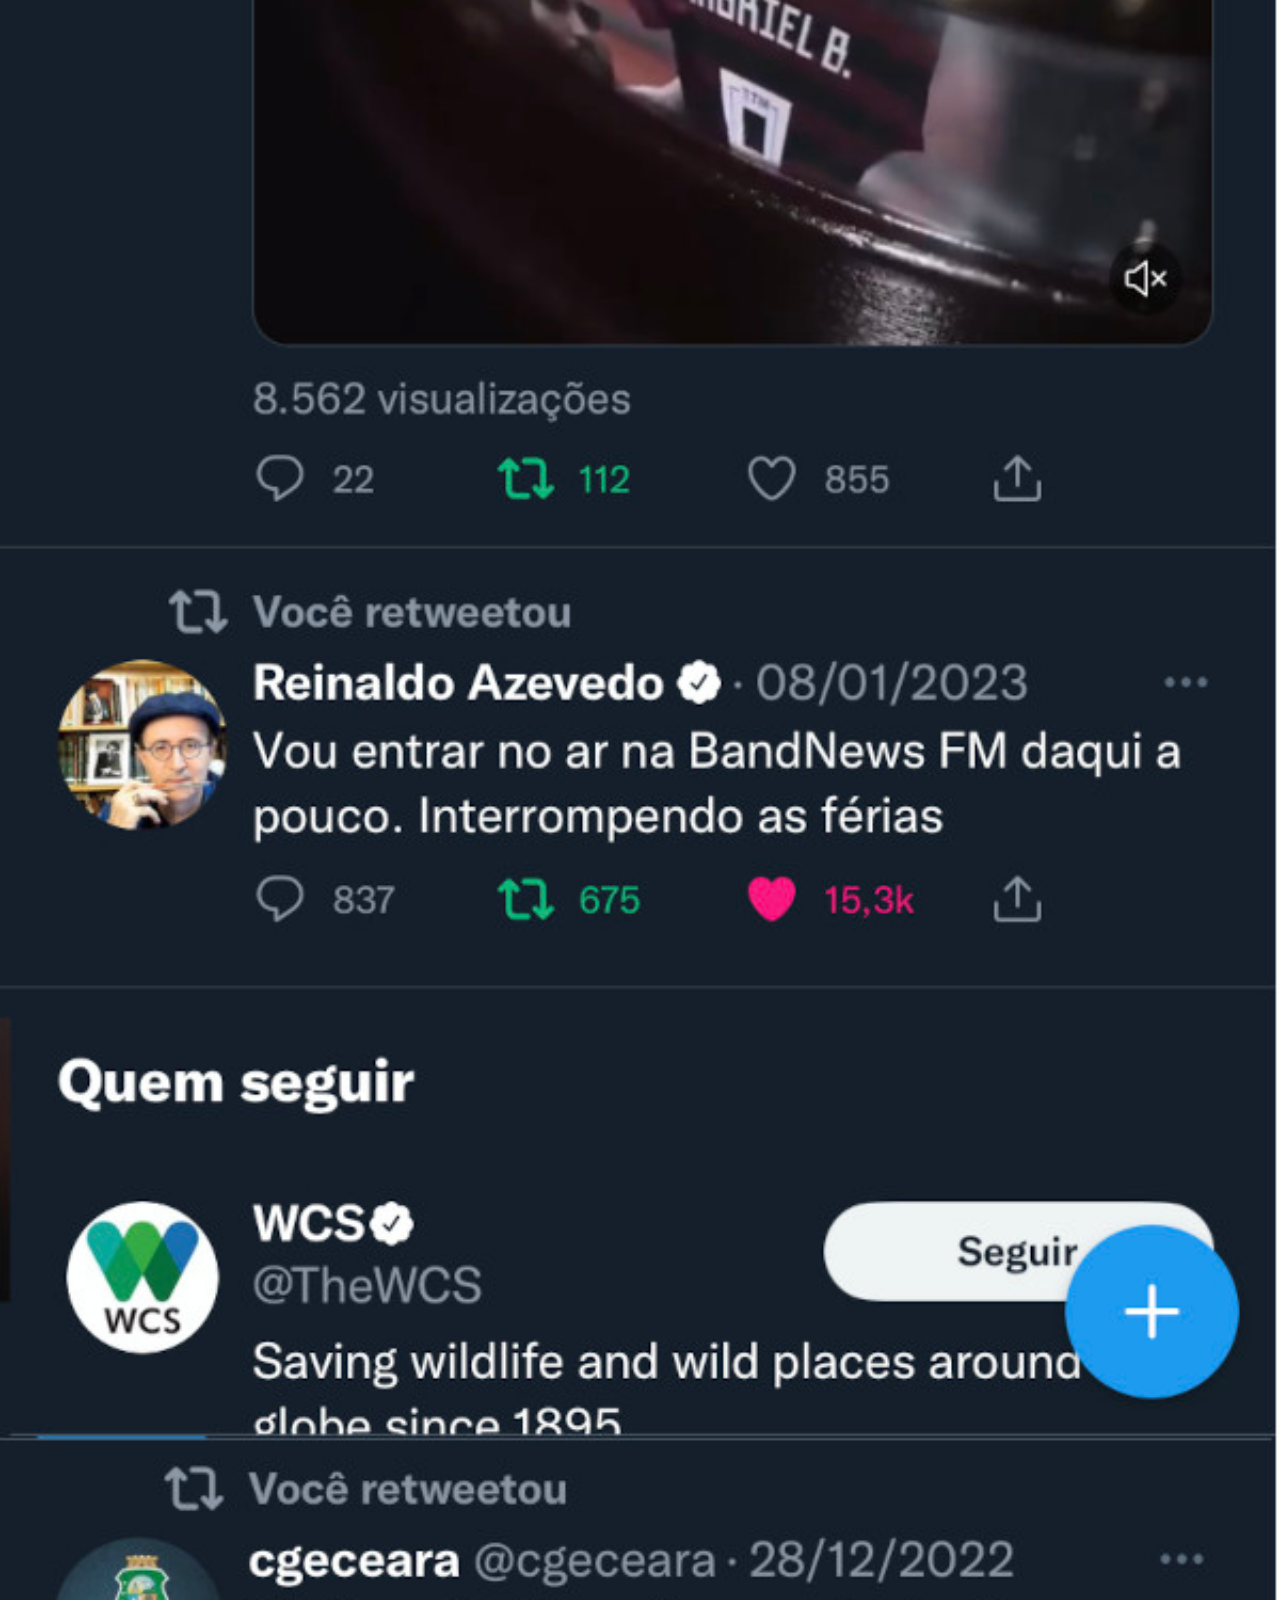
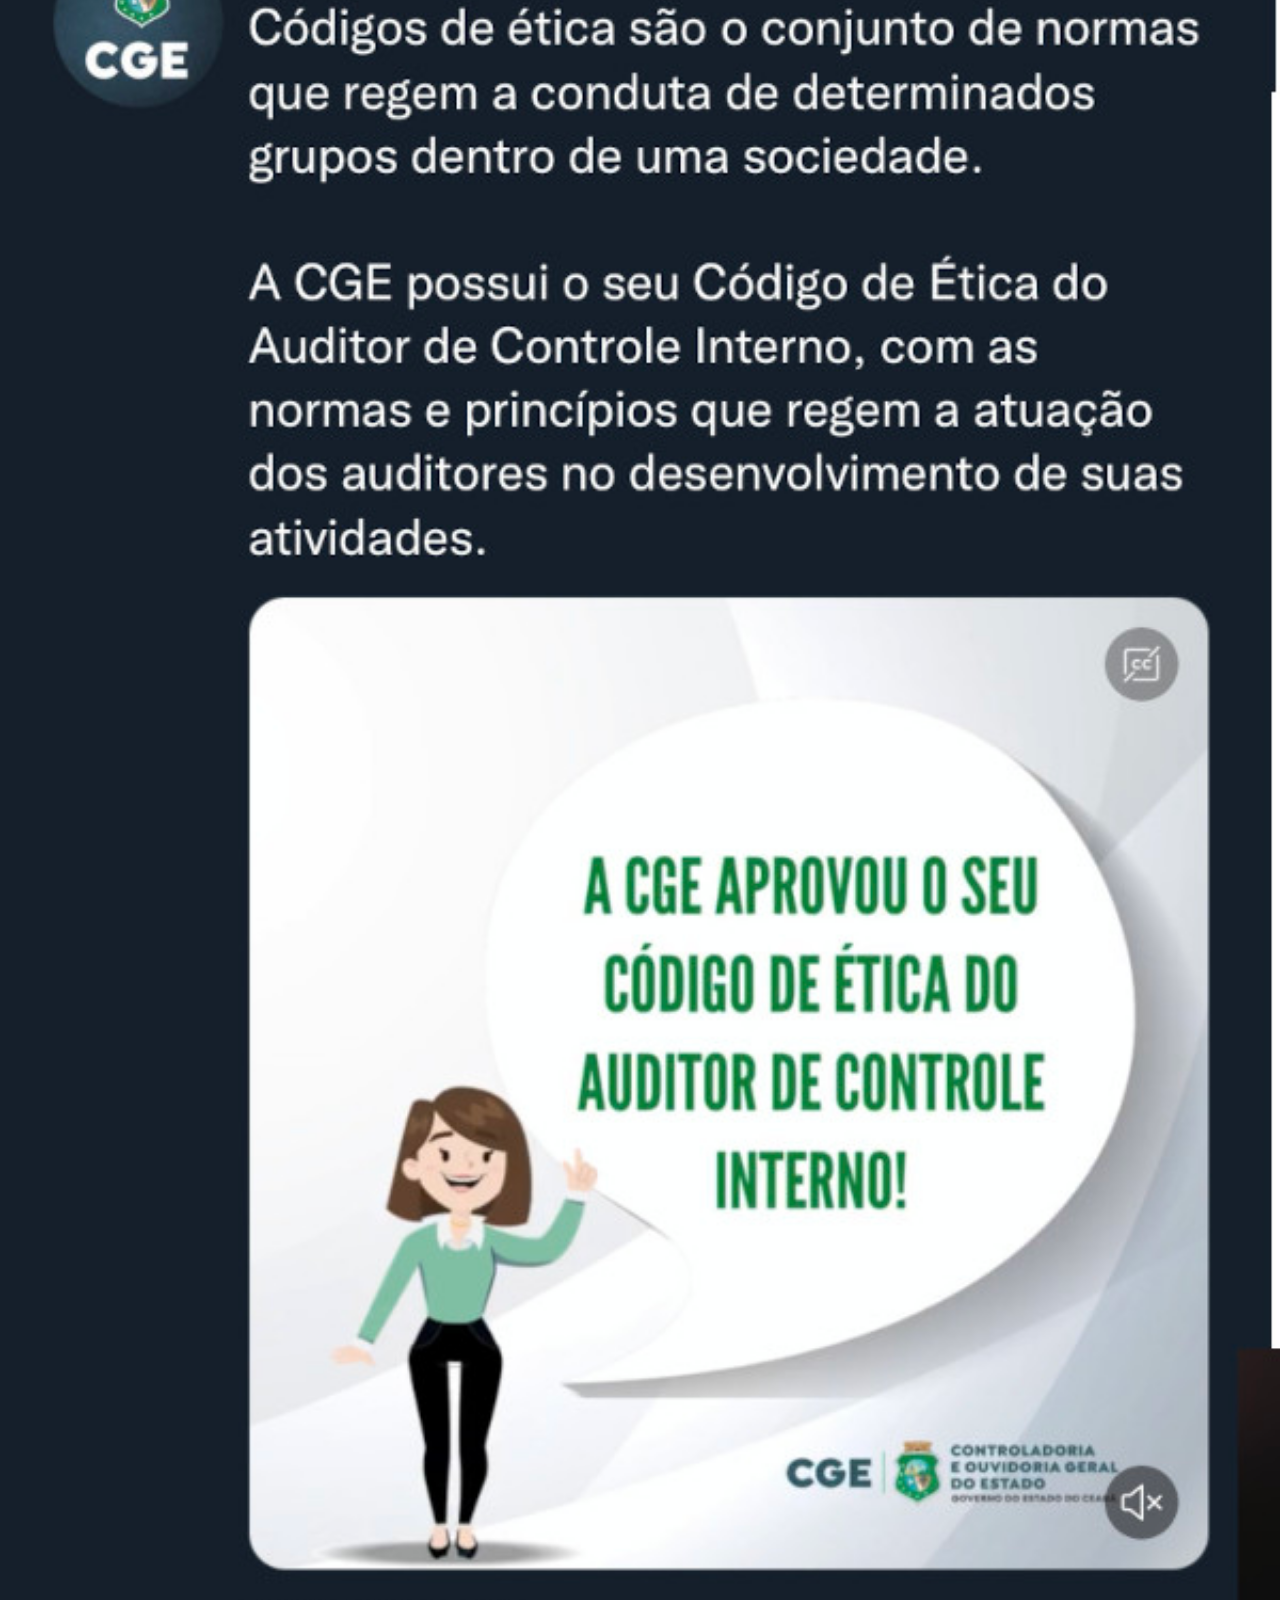
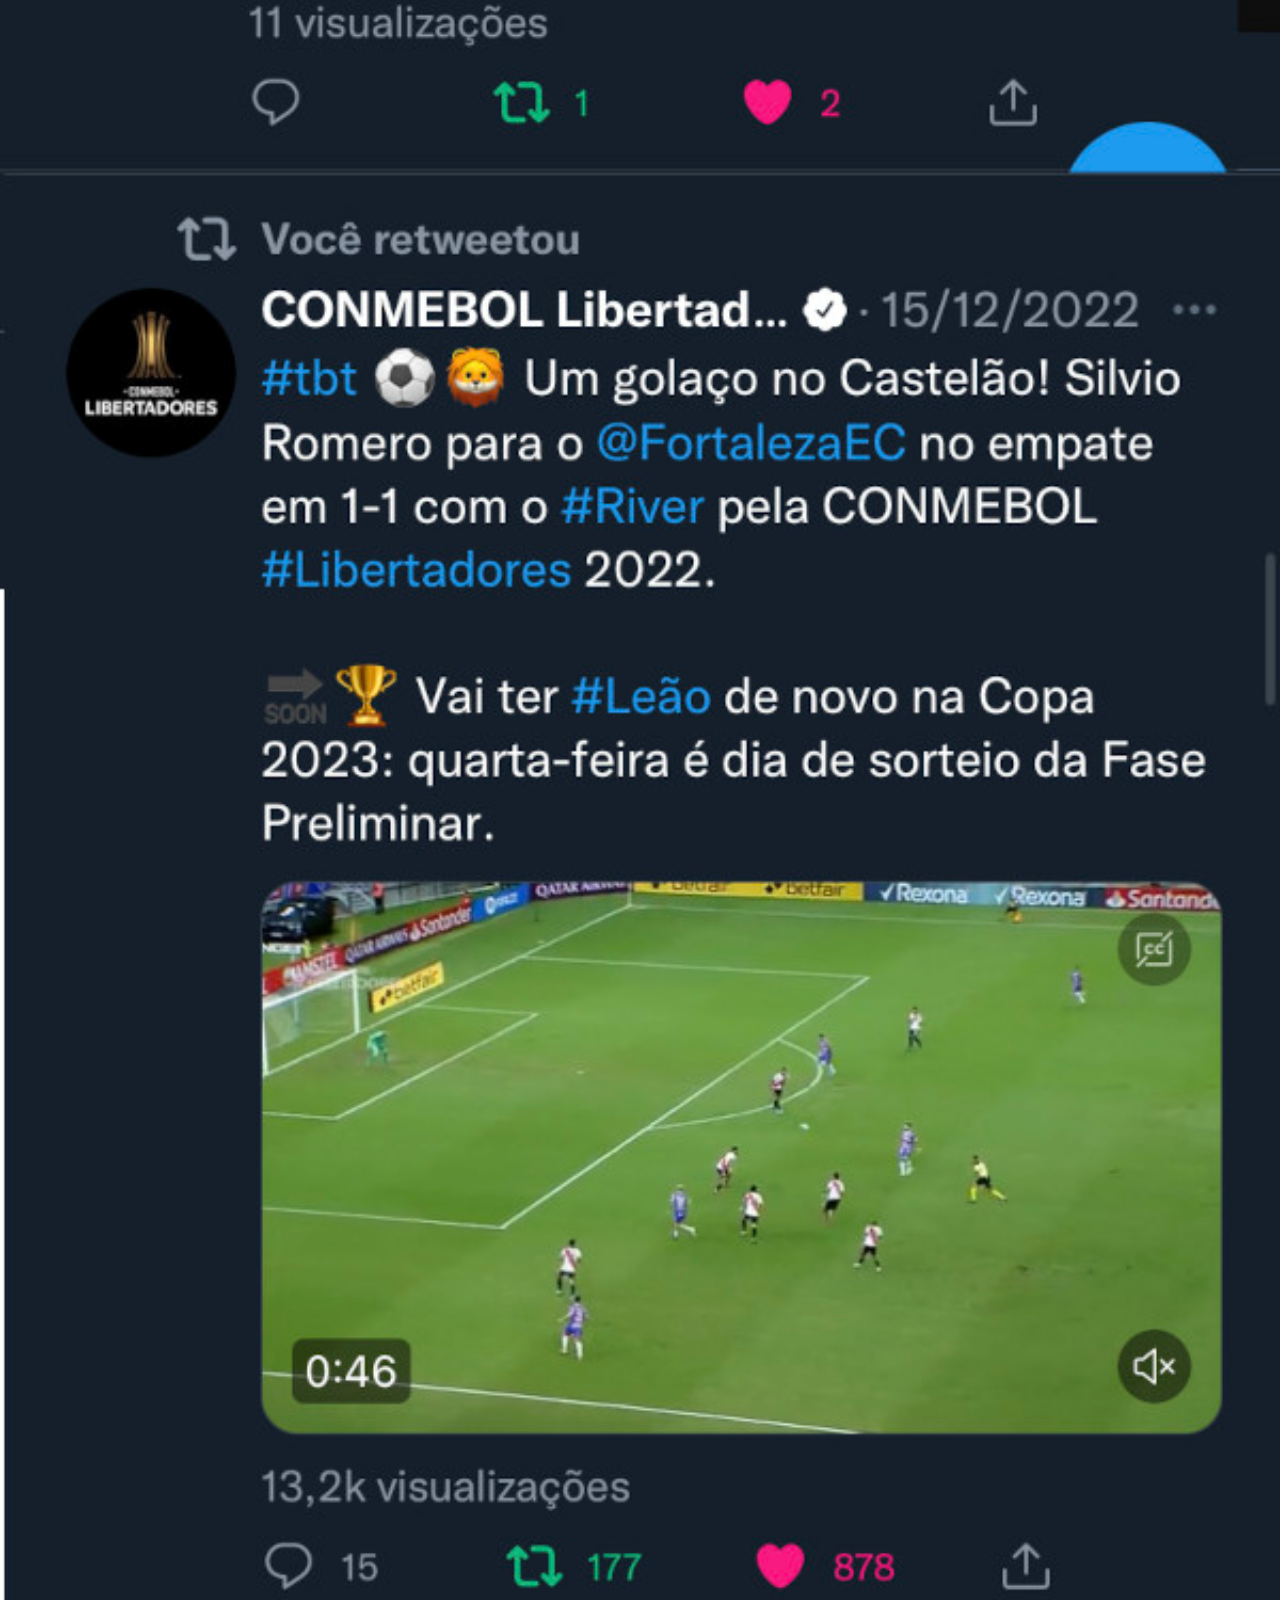
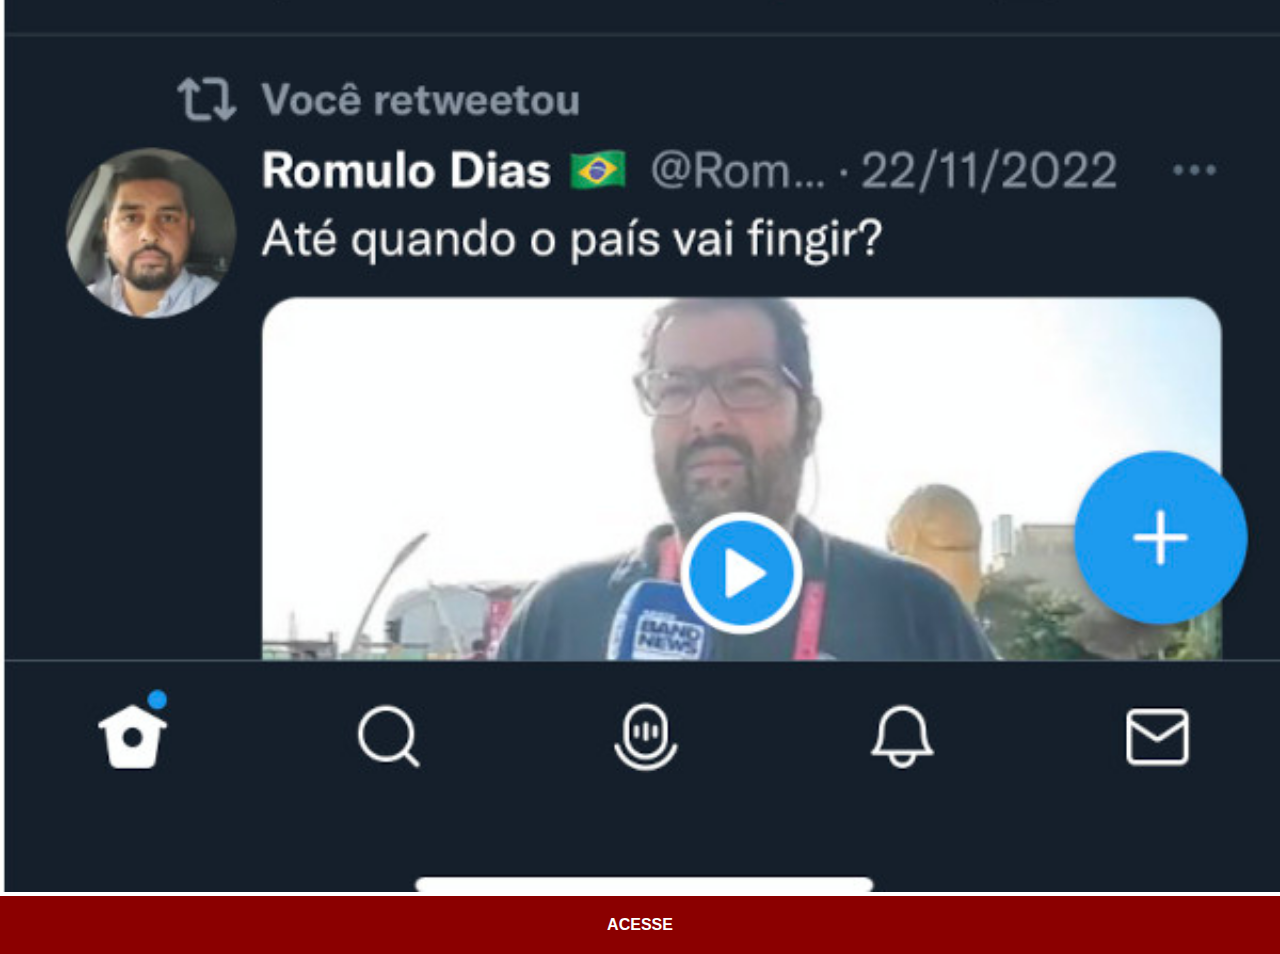
<file: twitter.html>
<!DOCTYPE html>
<html lang="pt-br">
<head>
    <meta charset="UTF-8">
    <meta http-equiv="X-UA-Compatible" content="IE=edge">
    <meta name="viewport" content="width=device-width, initial-scale=1.0">
    <link rel="stylesheet" href="social.css">
    <title>Twitter</title>
</head>
<body>
    <img src="imagens/portela/tela_twitter_final.jpg" alt="tela_twitter">
    <a href="https://twitter.com/portela_rafael" target="_blank">ACESSE</a>
</body>
</html>
</file>
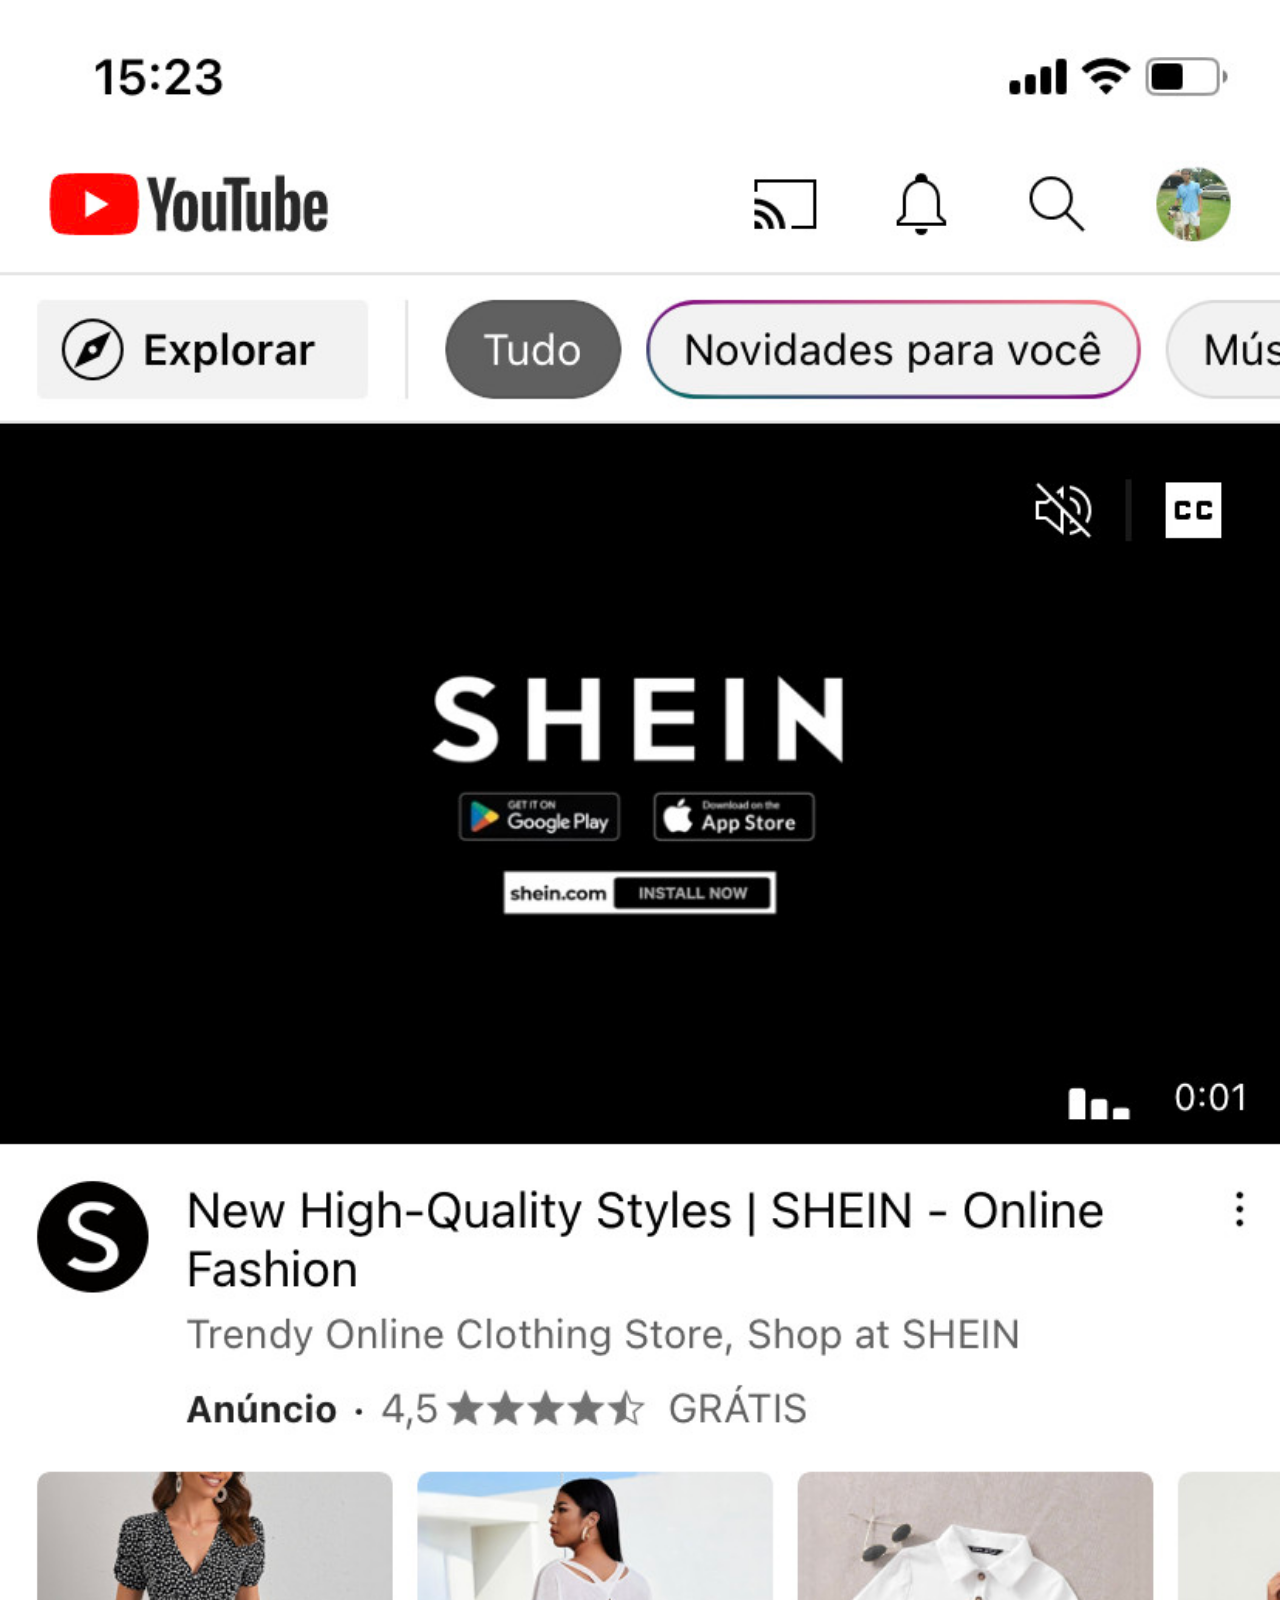
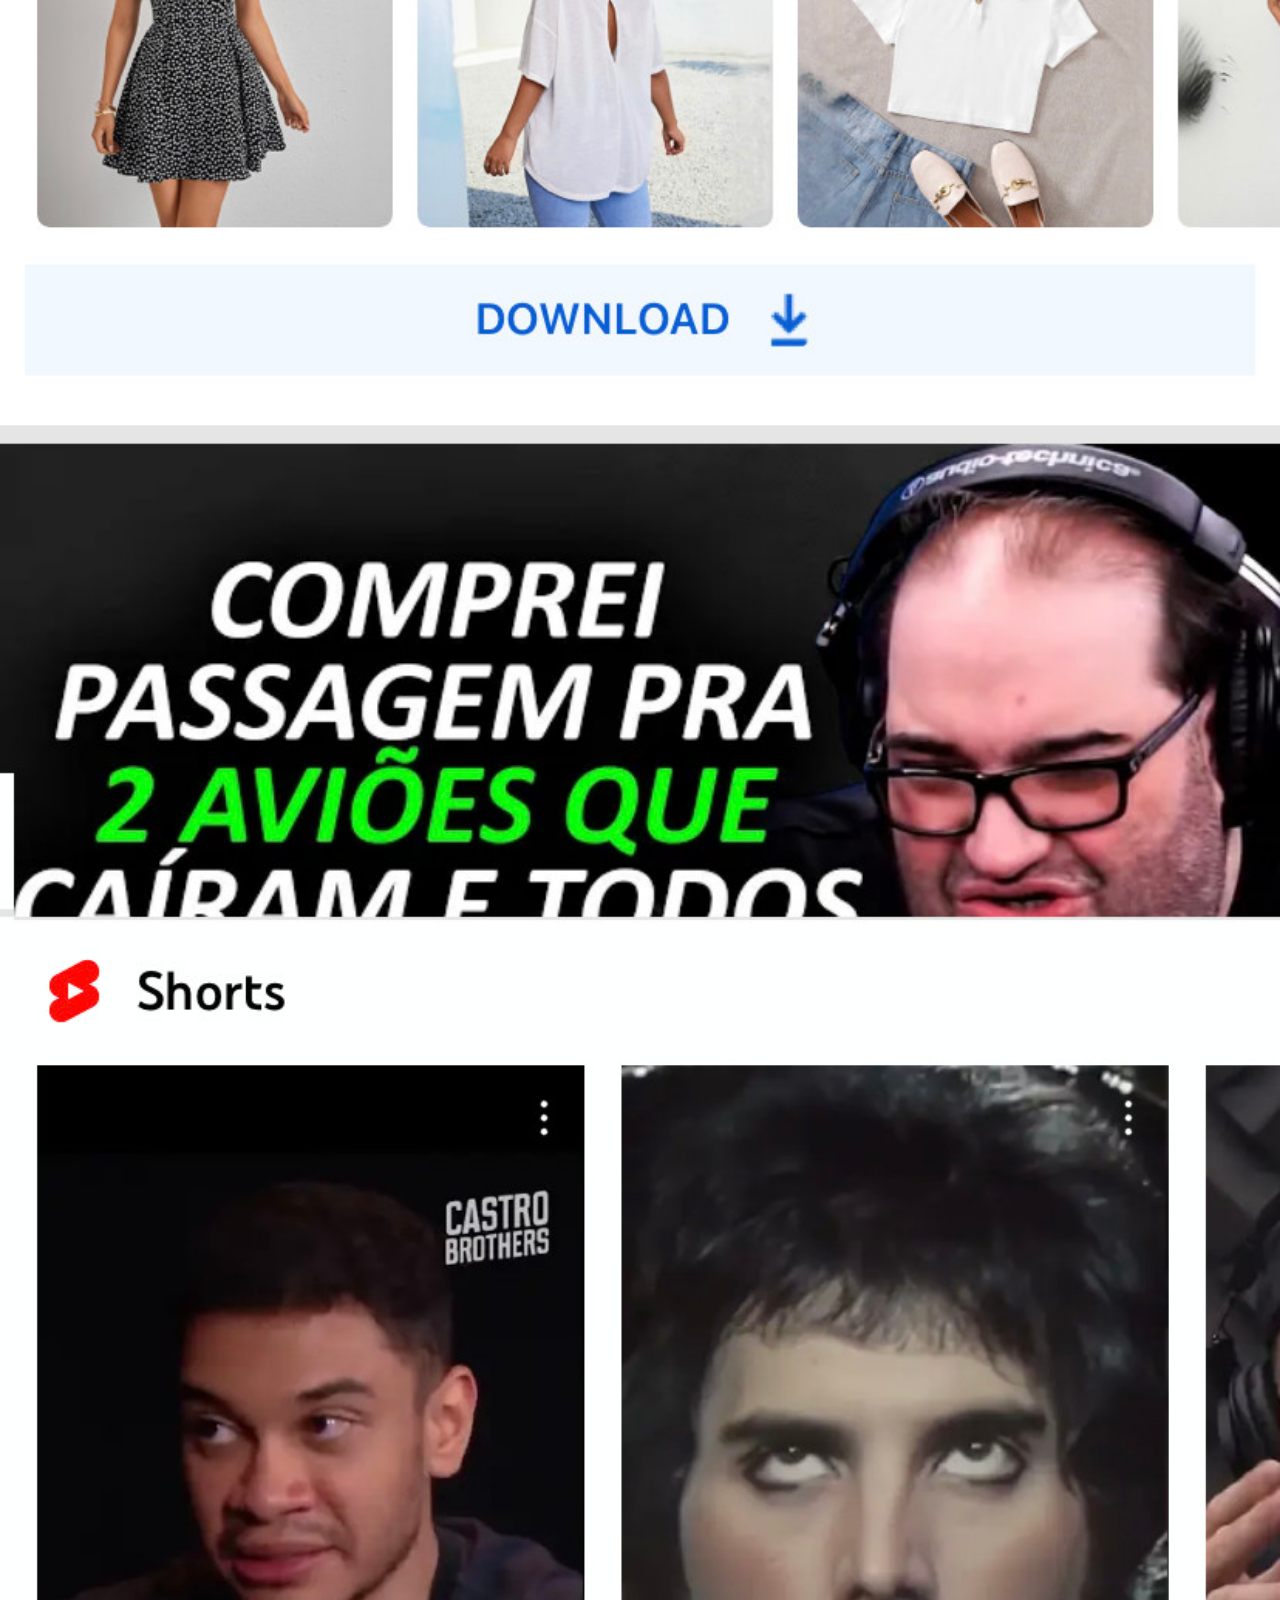
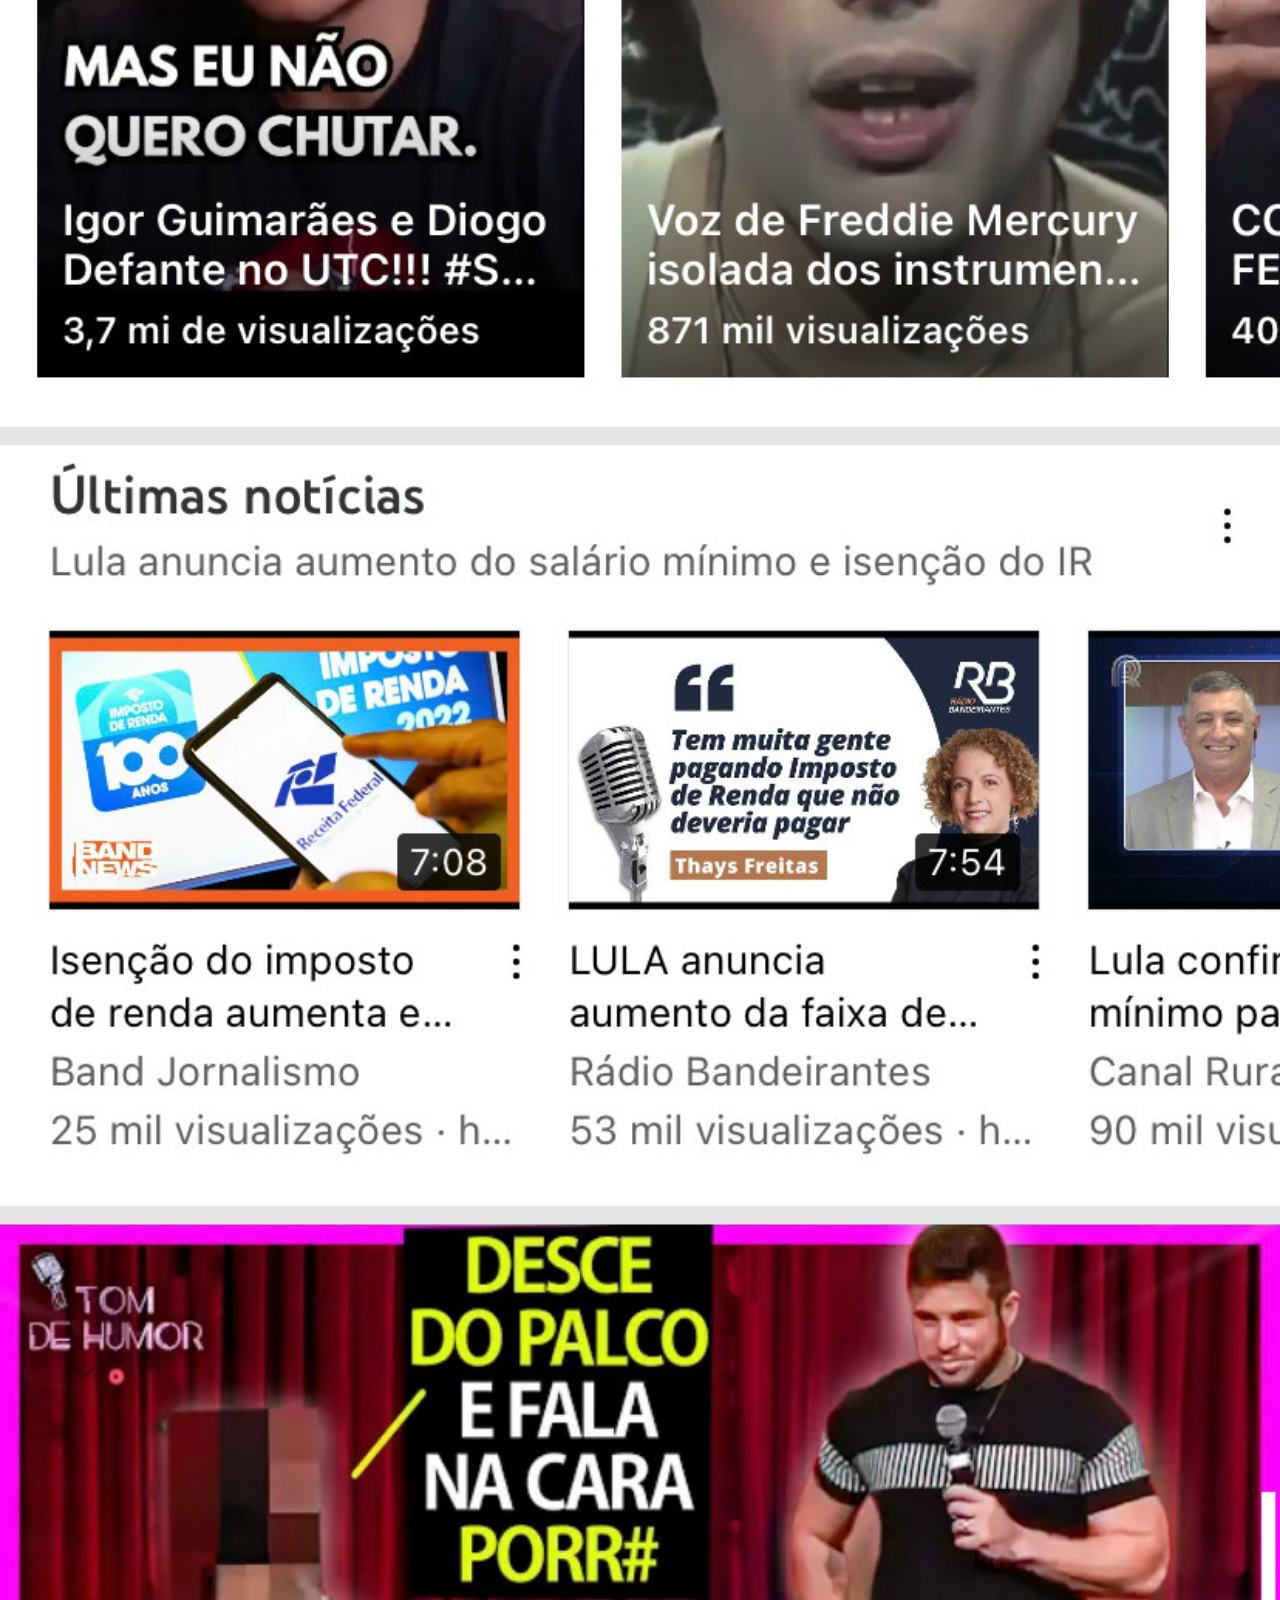
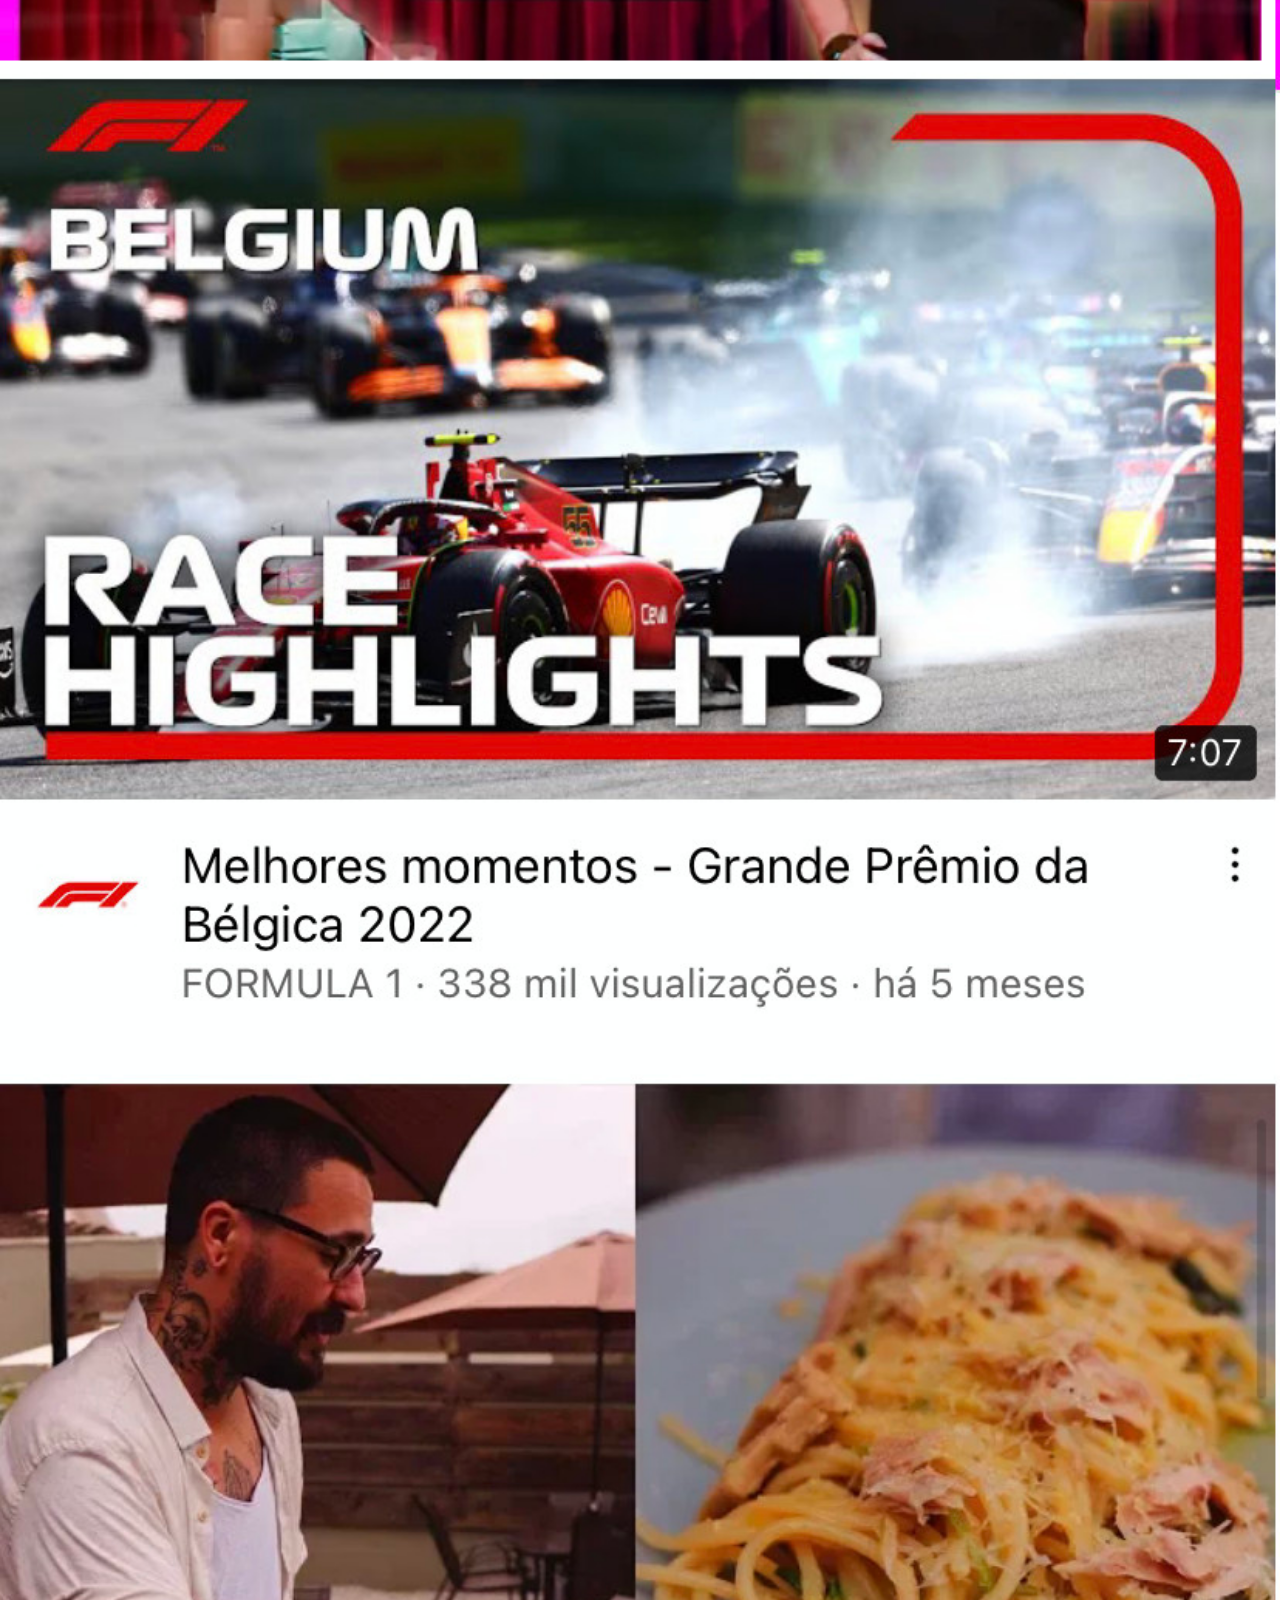
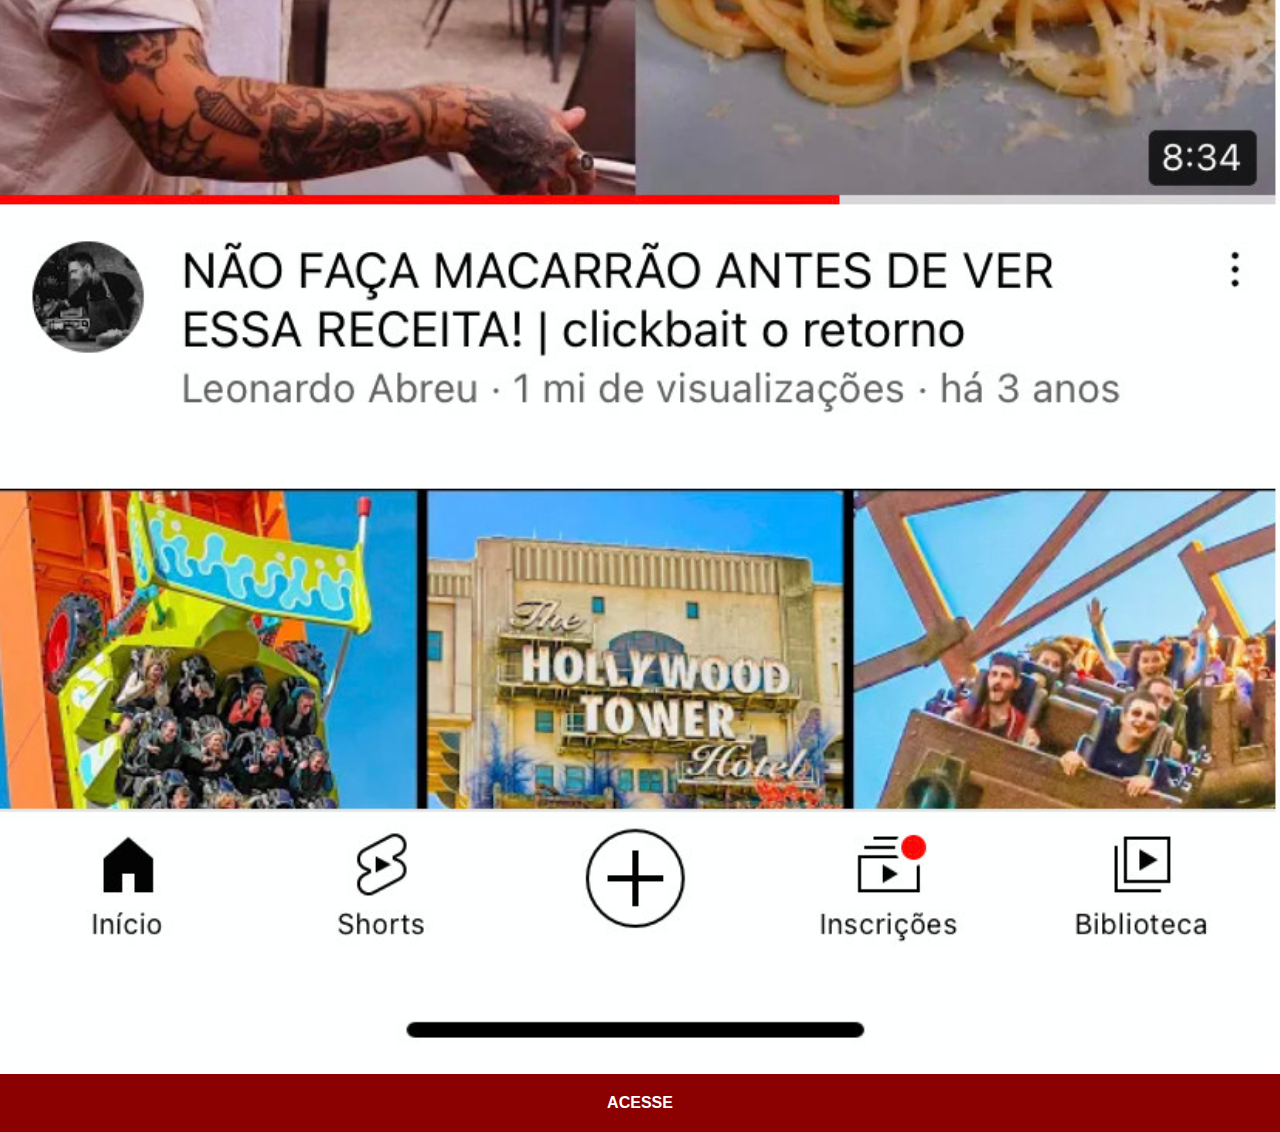
<file: youtube.html>
<!DOCTYPE html>
<html lang="en">
<head>
    <meta charset="UTF-8">
    <meta http-equiv="X-UA-Compatible" content="IE=edge">
    <meta name="viewport" content="width=device-width, initial-scale=1.0">
    <title>Youtube</title>
    <link rel="stylesheet" href="social.css">
    
</head>
<body>
    <img src="imagens/portela/tela_youtube_final.jpg" alt="tela_youtube">
    <a href="https://www.youtube.com/@acdc" target="_blank">ACESSE</a>
</body>
</html>
</file>
<file: style.css>
@charset "UFT-8"

*{
    margin: 0px;
    padding: 0px;
    font-family: Arial, Helvetica, sans-serif;
}

::-webkit-scrollbar{
    width: 0px;
    height: 0px;
}

html,body{
    height: 100vh;
    width: 100vw;
    background-color: black;
}

body{
    background: url('imagens/fundo-madeira.jpg') no-repeat top center;
    background-size: cover;
    background-attachment: fixed;
}
main{
    height: 100vh;
    position: relative;
    
}

section#telefone{
    position: absolute;
    top: 50%;
    left: 50%;
    transform: translate(-50%,-50%);
   
    height: 627px;
    width: 311px;
    background: url('imagens/frame-iphone.png') no-repeat;
   

}

iframe#tela{
    position: relative;
    top: 80px;
    left: 22px;
    width: 269px;
    height: 471px;
}

section#redes-sociais{
    text-align: right;
}

section#redes-sociais img{
    width: 65px;
    margin: 15px;
    margin-bottom: 30px;    
    border-radius: 50%;
    box-shadow: 2px 2px 5px rgba(0, 0, 0, 0.400);
    box-sizing: border-box;
}

section#redes-sociais img:hover{
    border: 2px solid rgba(255, 255, 255, 0.637);
    transform: translate(-3px,-3px);
    box-shadow: 5px 5px 10px rgba(0, 0, 0, 0.623);
    transition: transform 0.5s, border 0.5s;
}
</file>
<file: social.css>
*{
    margin: 0px;
    padding: 0px;
    font-family: Arial, Helvetica, sans-serif;
}

::-webkit-scrollbar{
    width: 0px;
    height: 0px;
}

img{
    width: 100vw;
}

a{
    display: block;
    background-color: darkred;
    color: white;
    padding: 20px;
    text-align: center;
    font-weight: bolder;
    text-decoration: none;
}

a:hover{
    background-color: red;
}
</file>
